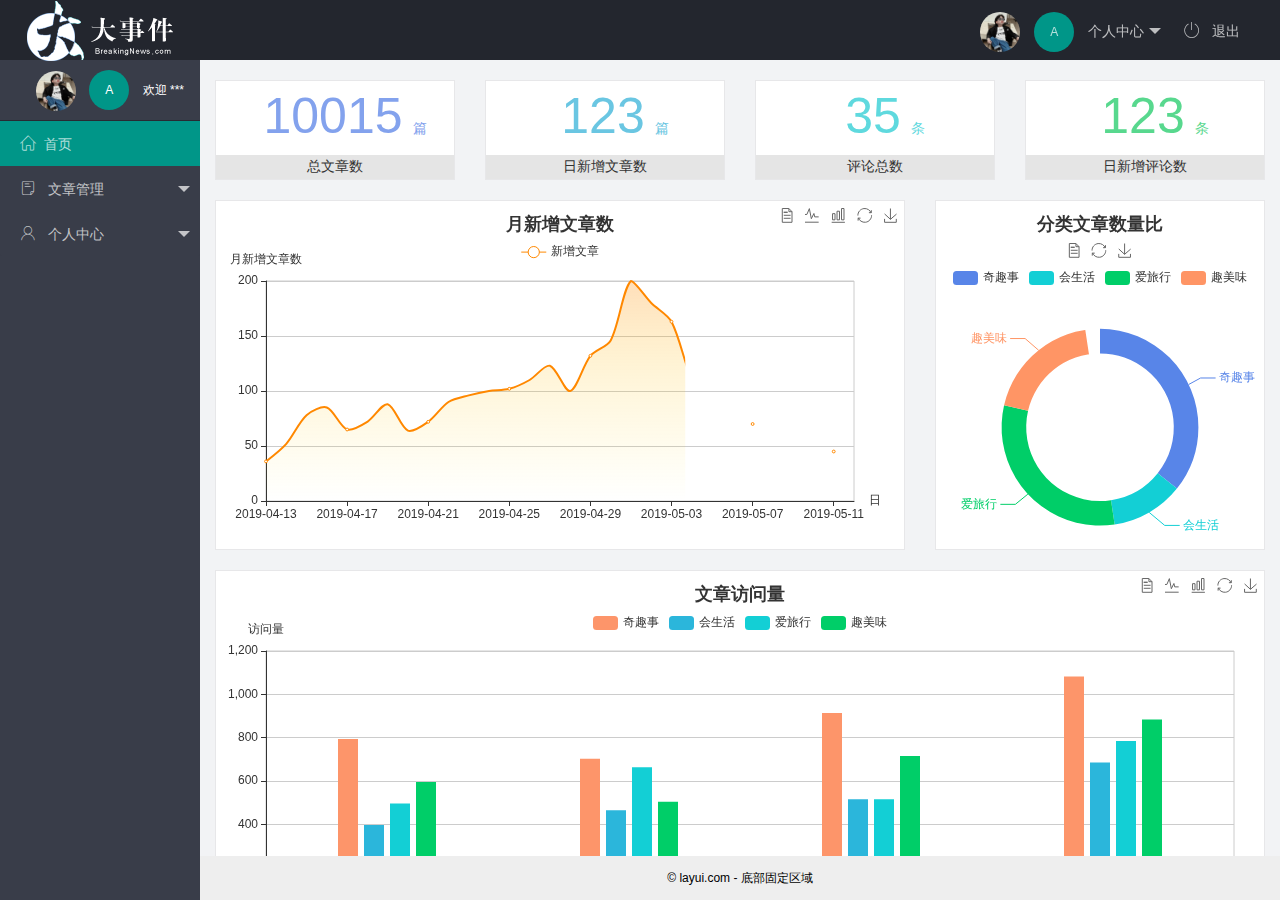
<file: index.html>
<!DOCTYPE html>
<html lang="en">

<head>
    <meta charset="UTF-8" />
    <meta name="viewport" content="width=device-width, initial-scale=1.0" />
    <title>后台主页</title>
    <!-- 导入 layui 的样式表 -->
    <link rel="stylesheet" href="./assets/lib/layui/css/layui.css" />
    <!-- 导入自己的样式文件 -->
    <link rel="stylesheet" href="./assets/css/index.css">
    <!-- 导入第三方图标库 -->
    <link rel="stylesheet" href="./assets/fonts/iconfont.css">
</head>

<body class="layui-layout-body">
    <div class="layui-layout layui-layout-admin">
        <div class="layui-header">
            <div class="layui-logo">
                <img src="./assets/images/logo.png" alt="" />
            </div>
            <!-- 头部区域（可配合layui已有的水平导航） -->
            <ul class="layui-nav layui-layout-right">
                <li class="layui-nav-item">
                    <a href="javascript:;">
                        <img src="./assets/images/tx.jpg" class="layui-nav-img" />
                        <span class="text-avatar">A</span>
                        个人中心

                    </a>
                    <dl class="layui-nav-child">
                        <dd><a href="./user/user_info.html" target="fm">基本资料</a></dd>
                        <dd><a href="./user/user_avatar.html" target="fm">更换头像</a></dd>
                        <dd><a href="./user/user_pwd.html" target="fm">重置密码</a></dd>
                    </dl>
                </li>
                <li class="layui-nav-item"><a href="javascript:;" class="btnLogout">
                        <span class="iconfont icon-tuichu"></span> 退出</a></li>
            </ul>
        </div>

        <div class="layui-side layui-bg-black">
            <div class="layui-side layui-bg-black">
                <div class="layui-side-scroll">
                    <div class="userinfo">
                        <img src="./assets/images/tx.jpg" class="layui-nav-img" />
                        <span class="text-avatar">A</span>
                        <span id="welcome">欢迎 ***</span>
                    </div>
                    <!-- 左侧导航区域（可配合layui已有的垂直导航） -->
                    <ul class="layui-nav layui-nav-tree" lay-shrink="all">
                        <li class="layui-nav-item">
                            <a href="./home/dashboard.html" target="fm" class="layui-this">
                                <span class="iconfont icon-home"></span>首页</a>
                        </li>
                        <li class="layui-nav-item">
                            <a class="" href="javascript:;">
                                <span class="iconfont icon-16"></span> 文章管理</a>
                            <dl class="layui-nav-child">
                                <dd>
                                    <a href="./article/art_cate.html" target="fm">
                                        <i class="layui-icon layui-icon-app"></i> 文章类别</a>
                                </dd>
                                <dd>
                                    <a href="javascript:;"><i class="layui-icon layui-icon-app"></i>文章列表</a>
                                </dd>
                                <dd>
                                    <a href="javascript:;"><i class="layui-icon layui-icon-app"></i>发布文章</a>
                                </dd>
                            </dl>
                        </li>
                        <li class="layui-nav-item">
                            <a href="javascript:;">
                                <span class="iconfont icon-user"></span> 个人中心</a>
                            <dl class="layui-nav-child">
                                <dd>
                                    <a href="./user/user_info.html" target="fm"><i
                                            class="layui-icon layui-icon-app"></i>基本资料</a>
                                </dd>
                                <dd>
                                    <a href="./user/user_avatar.html" target="fm"><i
                                            class="layui-icon layui-icon-app"></i>更换头像</a>
                                </dd>
                                <dd>
                                    <a href="./user/user_pwd.html" target="fm"><i
                                            class="layui-icon layui-icon-app"></i>重置密码</a>
                                </dd>
                            </dl>
                        </li>
                    </ul>
                </div>
            </div>
        </div>

        <div class="layui-body">
            <!-- 内容主体区域 -->
            <!-- <div style="padding: 15px;">内容主体区域</div> -->

            <iframe src="./home/dashboard.html" name="fm" frameborder="0"></iframe>
        </div>

        <div class="layui-footer">
            <!-- 底部固定区域 -->
            © layui.com - 底部固定区域
        </div>
    </div>
    <!-- 导入 layui 的JS文件 -->
    <script src="./assets/lib/layui/layui.all.js"></script>
    <!-- 导入jquery -->
    <script src="./assets/lib/jquery.js"></script>

    <!-- 导入自己封装的baseAPI -->
    <script src="./assets/js/baseAPI.js"></script>

    <!-- 导入自己的js文件 -->
    <script src="./assets/js/index.js"></script>
</body>

</html>
</file>
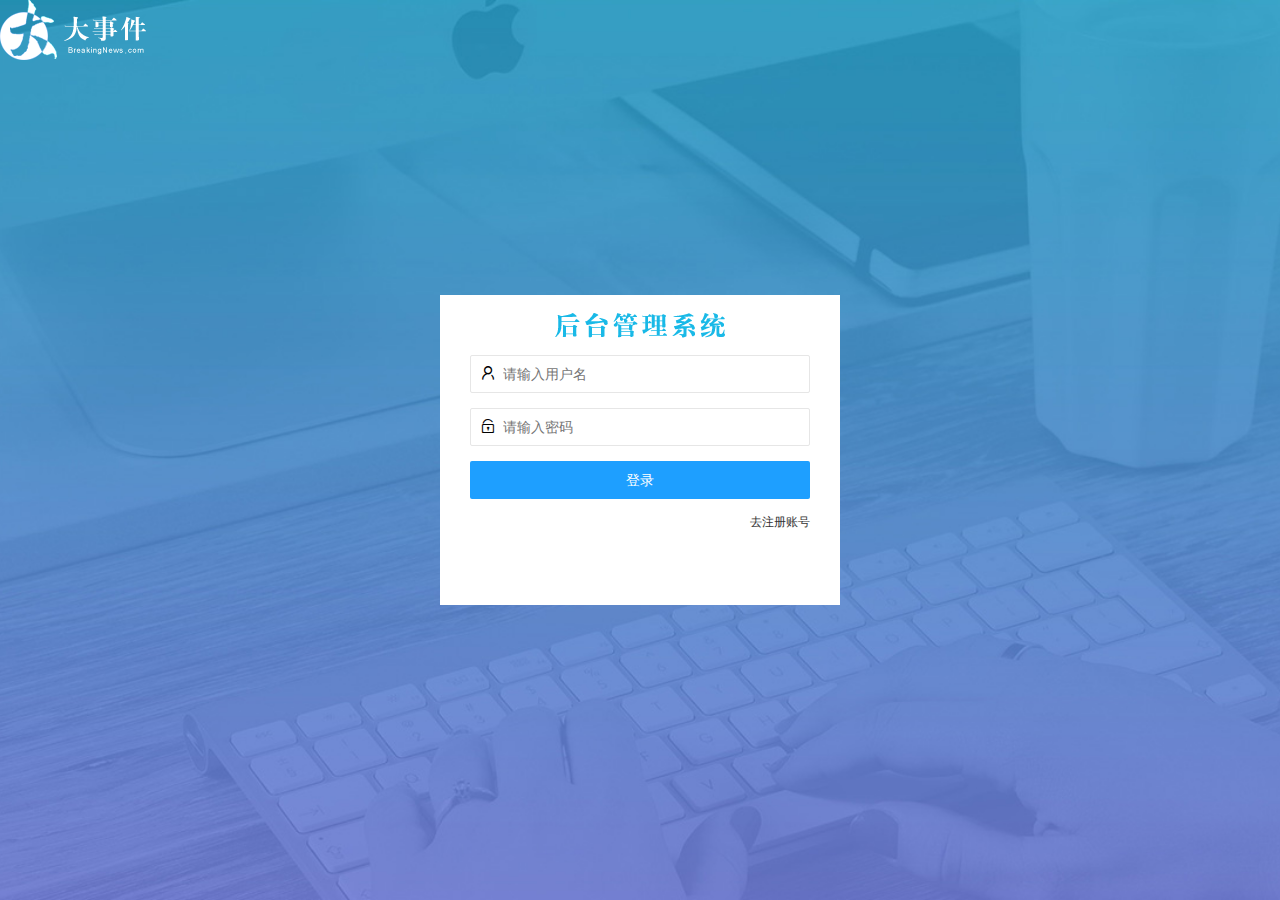
<file: login.html>
<!DOCTYPE html>
<html lang="en">

<head>
    <meta charset="UTF-8">
    <meta http-equiv="X-UA-Compatible" content="IE=edge">
    <meta name="viewport" content="width=device-width, initial-scale=1.0">
    <title>大事件登录页面</title>
    <!-- 导入自己的页面样式 -->
    <link rel="stylesheet" href="./assets/css/login.css">
    <!-- 导入Layui样式 -->
    <link rel="stylesheet" href="./assets/lib/layui/css/layui.css">
</head>

<body>
    <!-- 头部logo区域 -->
    <div class="Layui-main"><img src="./assets/images/logo.png" alt=""></div>

    <!-- 登录注册区域 -->
    <div class="loginAndRegBox">
        <!--头部标题模块 -->
        <div class="title-box"></div>
        <!-- 登录的div -->
        <div class="login-box">
            <!-- Layui 登录 表单 -->
            <form class="layui-form" action="" id="form-login" >
                <!-- 用户名 -->
                <div class="layui-form-item">
                    <i class="layui-icon layui-icon-username"></i>
                    <!-- 删除layui-input-block类名可以去除表单前面的空白 -->
                    <!-- <div class="layui-input-block"> -->
                    <input type="text" name="username" required lay-verify="required" placeholder="请输入用户名"
                        autocomplete="off" class="layui-input">
                    <!-- </div> -->
                </div>
                <div class="layui-form-item">
                    <i class="layui-icon layui-icon-password"></i>
                    <!-- 密码 -->
                    <!-- 删除layui-input-block类名可以去除表单前面的空白 -->
                    <!-- <div class="layui-input-block"> -->
                    <input type="password" name="password" required lay-verify="required|pwd" placeholder="请输入密码"
                        autocomplete="off" class="layui-input">
                    <!-- </div> -->
                </div>

                <div class="layui-form-item" id="login_btn">
                    <!-- layui-btn-fluid 类目按钮可以最大化适应 -->
                    <!-- 注意：表单提交按钮和普通按钮的区别 就是 lay-submit 属性 -->
                    <button class="layui-btn layui-btn-fluid layui-btn-normal" lay-submit
                        lay-filter="formDemo ">登录</button>
                </div>
                <div class="layui-form-item links">
                    <a href="javascript:;" id="link_reg">去注册账号</a>
                </div>
            </form>
        </div>
        <!-- 注册的div -->
        <div class="reg-box">
            <!-- 注册表单 -->
            <form class="layui-form" action="" id="reg-form">
                <!-- 用户名 -->
                <div class="layui-form-item">
                    <i class="layui-icon layui-icon-username"></i>
                    <!-- 删除layui-input-block类名可以去除表单前面的空白 -->
                    <!-- <div class="layui-input-block"> -->
                    <input type="text" name="username" required lay-verify="required" placeholder="请输入用户名"
                        autocomplete="off" class="layui-input">
                    <!-- </div> -->
                </div>
                <!-- 密码 -->
                <div class="layui-form-item">
                    <i class="layui-icon layui-icon-password"></i>
                    <!-- 删除layui-input-block类名可以去除表单前面的空白 -->
                    <!-- <div class="layui-input-block"> -->
                    <input type="password" name="password" required lay-verify="required|pwd" placeholder="请输入密码"
                        autocomplete="off" class="layui-input">
                    <!-- </div> -->
                </div>
                <!-- 密码确认框 -->
                <div class="layui-form-item">
                    <i class="layui-icon layui-icon-password"></i>
                    <!-- 删除layui-input-block类名可以去除表单前面的空白 -->
                    <!-- <div class="layui-input-block"> -->
                    <input type="password" name="repassword" required lay-verify="required|pwd|repwd"
                        placeholder="再次确认密码" autocomplete="off" class="layui-input">
                    <!-- </div> -->
                </div>
                <div class="layui-form-item" id="login_btn">
                    <!-- layui-btn-fluid 类目按钮可以最大化适应 -->
                    <!-- 注意：表单提交按钮和普通按钮的区别 就是 lay-submit 属性 -->
                    <button class="layui-btn layui-btn-fluid layui-btn-normal" lay-submit
                        lay-filter="formDemo ">注册</button>
                </div>
                <div class="layui-form-item links">
                    <a href="javascript:;" id="link_login">去登录</a>

                </div>
            </form>

        </div>
    </div>

    <!-- 导入layui-js文件 -->
    <script src="./assets/lib/layui/layui.all.js"></script>
    <!-- 导入Jquery -->
    <script src="./assets/lib/jquery.js"></script>
    <!-- 先调用 ajaxPrefilter 这个函数拼接请求的根路径 -->
    <script src="./assets/js/baseAPI.js"></script>
    <!-- 导入自己的javascript脚本 -->
    <script src="./assets/js/login.js"></script>
</body>

</html>
</file>
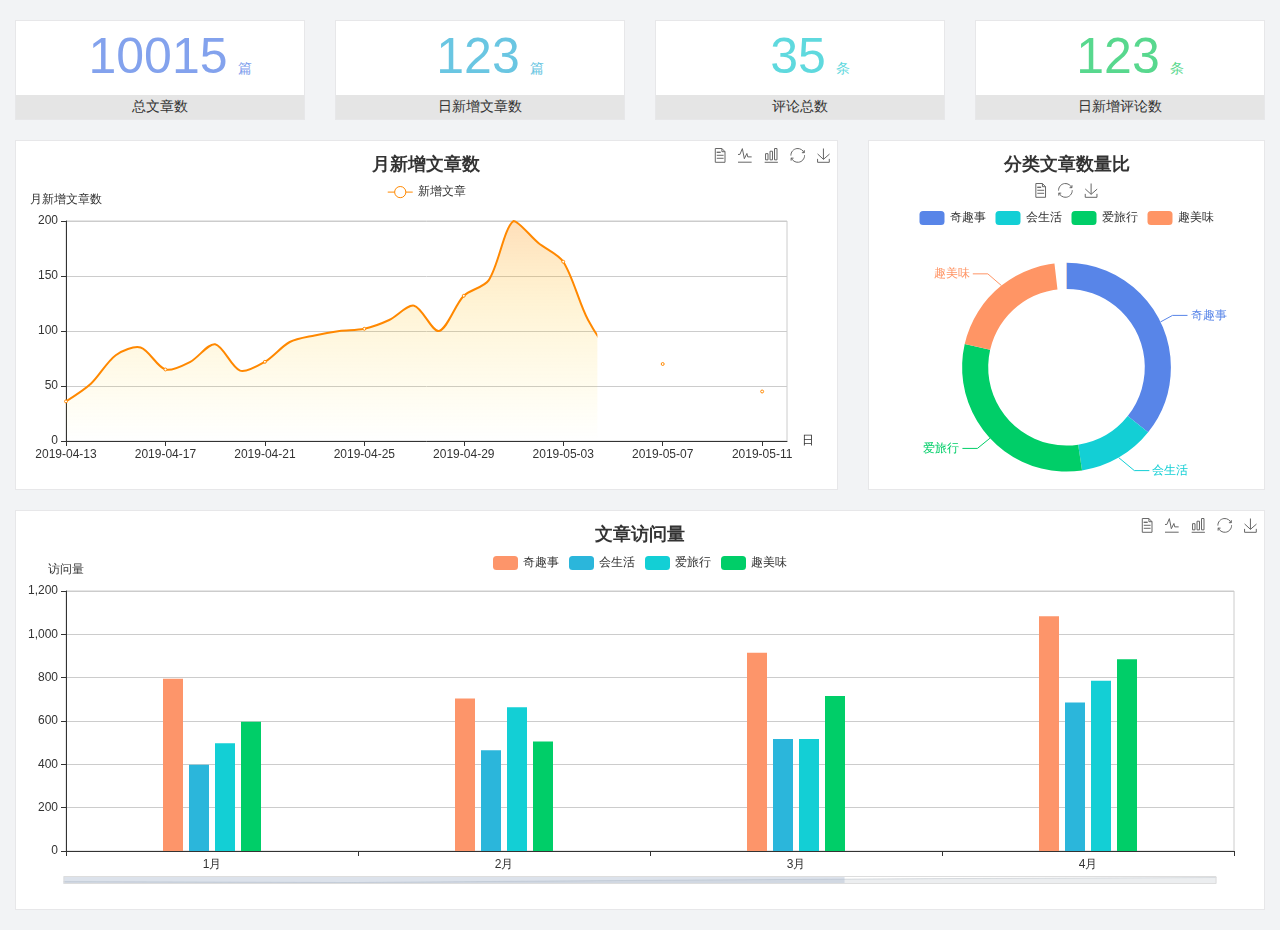
<file: home/dashboard.html>
<!DOCTYPE html>
<html lang="en">

<head>
  <meta charset="UTF-8">
  <meta name="viewport" content="width=device-width, initial-scale=1.0">
  <meta http-equiv="X-UA-Compatible" content="ie=edge">
  <title>图表统计</title>
  <link rel="stylesheet" href="../assets/lib/bootstrap.css" />
  <link rel="stylesheet" href="../assets/lib/main.css" />
  <script src="../assets/lib/jquery.js"></script>
  <script type="text/javascript" src="../assets/lib/echarts.min.js"></script>
</head>

<body>
  <div class="container-fluid">
    <div class="row spannel_list">
      <div class="col-sm-3 col-xs-6">
        <div class="spannel">
          <em>10015</em><span>篇</span>
          <b>总文章数</b>
        </div>
      </div>
      <div class="col-sm-3 col-xs-6">
        <div class="spannel scolor01">
          <em>123</em><span>篇</span>
          <b>日新增文章数</b>
        </div>
      </div>
      <div class="col-sm-3 col-xs-6">
        <div class="spannel scolor02">
          <em>35</em><span>条</span>
          <b>评论总数</b>
        </div>
      </div>
      <div class="col-sm-3 col-xs-6">
        <div class="spannel scolor03">
          <em>123</em><span>条</span>
          <b>日新增评论数</b>
        </div>
      </div>
    </div>
  </div>

  <div class="container-fluid">
    <div class="row curve-pie">
      <div class="col-lg-8 col-md-8">
        <div class="gragh_pannel" id="curve_show"></div>
      </div>
      <div class="col-lg-4 col-md-4">
        <div class="gragh_pannel" id="pie_show"></div>
      </div>
    </div>
  </div>

  <div class="container-fluid">
    <div class="column_pannel" id="column_show"></div>
  </div>

  <script>
    var oChart = echarts.init(document.getElementById('curve_show'));
    var aList_all = [
      { 'count': 36, 'date': '2019-04-13' },
      { 'count': 52, 'date': '2019-04-14' },
      { 'count': 78, 'date': '2019-04-15' },
      { 'count': 85, 'date': '2019-04-16' },
      { 'count': 65, 'date': '2019-04-17' },
      { 'count': 72, 'date': '2019-04-18' },
      { 'count': 88, 'date': '2019-04-19' },
      { 'count': 64, 'date': '2019-04-20' },
      { 'count': 72, 'date': '2019-04-21' },
      { 'count': 90, 'date': '2019-04-22' },
      { 'count': 96, 'date': '2019-04-23' },
      { 'count': 100, 'date': '2019-04-24' },
      { 'count': 102, 'date': '2019-04-25' },
      { 'count': 110, 'date': '2019-04-26' },
      { 'count': 123, 'date': '2019-04-27' },
      { 'count': 100, 'date': '2019-04-28' },
      { 'count': 132, 'date': '2019-04-29' },
      { 'count': 146, 'date': '2019-04-30' },
      { 'count': 200, 'date': '2019-05-01' },
      { 'count': 180, 'date': '2019-05-02' },
      { 'count': 163, 'date': '2019-05-03' },
      { 'count': 110, 'date': '2019-05-04' },
      { 'count': 80, 'date': '2019-05-05' },
      { 'count': 82, 'date': '2019-05-06' },
      { 'count': 70, 'date': '2019-05-07' },
      { 'count': 65, 'date': '2019-05-08' },
      { 'count': 54, 'date': '2019-05-09' },
      { 'count': 40, 'date': '2019-05-10' },
      { 'count': 45, 'date': '2019-05-11' },
      { 'count': 38, 'date': '2019-05-12' },
    ];

    let aCount = [];
    let aDate = [];

    for (var i = 0; i < aList_all.length; i++) {
      aCount.push(aList_all[i].count);
      aDate.push(aList_all[i].date);
    }

    var chartopt = {
      title: {
        text: '月新增文章数',
        left: 'center',
        top: '10'
      },
      tooltip: {
        trigger: 'axis'
      },
      legend: {
        data: ['新增文章'],
        top: '40'
      },
      toolbox: {
        show: true,
        feature: {
          mark: { show: true },
          dataView: { show: true, readOnly: false },
          magicType: { show: true, type: ['line', 'bar'] },
          restore: { show: true },
          saveAsImage: { show: true }
        }
      },
      calculable: true,
      xAxis: [
        {
          name: '日',
          type: 'category',
          boundaryGap: false,
          data: aDate
        }
      ],
      yAxis: [
        {
          name: '月新增文章数',
          type: 'value'
        }
      ],
      series: [
        {
          name: '新增文章',
          type: 'line',
          smooth: true,
          itemStyle: { normal: { areaStyle: { type: 'default' }, color: '#f80' }, lineStyle: { color: '#f80' } },
          data: aCount
        }],
      areaStyle: {
        normal: {
          color: new echarts.graphic.LinearGradient(0, 0, 0, 1, [{
            offset: 0,
            color: 'rgba(255,136,0,0.39)'
          }, {
            offset: .34,
            color: 'rgba(255,180,0,0.25)'
          }, {
            offset: 1,
            color: 'rgba(255,222,0,0.00)'
          }])

        }
      },
      grid: {
        show: true,
        x: 50,
        x2: 50,
        y: 80,
        height: 220
      }
    };

    oChart.setOption(chartopt);


    var oPie = echarts.init(document.getElementById('pie_show'));
    var oPieopt =
    {
      title: {
        top: 10,
        text: '分类文章数量比',
        x: 'center'
      },
      tooltip: {
        trigger: 'item',
        formatter: "{a} <br/>{b} : {c} ({d}%)"
      },
      color: ['#5885e8', '#13cfd5', '#00ce68', '#ff9565'],
      legend: {
        x: 'center',
        top: 65,
        data: ['奇趣事', '会生活', '爱旅行', '趣美味']
      },
      toolbox: {
        show: true,
        x: 'center',
        top: 35,
        feature: {
          mark: { show: true },
          dataView: { show: true, readOnly: false },
          magicType: {
            show: true,
            type: ['pie', 'funnel'],
            option: {
              funnel: {
                x: '25%',
                width: '50%',
                funnelAlign: 'left',
                max: 1548
              }
            }
          },
          restore: { show: true },
          saveAsImage: { show: true }
        }
      },
      calculable: true,
      series: [
        {
          name: '访问来源',
          type: 'pie',
          radius: ['45%', '60%'],
          center: ['50%', '65%'],
          data: [
            { value: 300, name: '奇趣事' },
            { value: 100, name: '会生活' },
            { value: 260, name: '爱旅行' },
            { value: 180, name: '趣美味' }
          ]
        }
      ]
    };
    oPie.setOption(oPieopt);



    var oColumn = this.echarts.init(document.getElementById('column_show'));
    var oColumnopt =
    {
      title: {
        text: '文章访问量',
        left: 'center',
        top: '10'
      },
      tooltip: {
        trigger: 'axis'
      },
      legend: {
        data: ['奇趣事', '会生活', '爱旅行', '趣美味'],
        top: '40'
      },
      toolbox: {
        show: true,
        feature: {
          mark: { show: true },
          dataView: { show: true, readOnly: false },
          magicType: { show: true, type: ['line', 'bar'] },
          restore: { show: true },
          saveAsImage: { show: true }
        }
      },
      calculable: true,
      xAxis: [
        {
          type: 'category',
          data: ['1月', '2月', '3月', '4月', '5月']
        }
      ],
      yAxis: [
        {
          name: '访问量',
          type: 'value'
        }
      ],
      series: [
        {
          name: '奇趣事',
          type: 'bar',
          barWidth: 20,
          itemStyle: {
            normal: { areaStyle: { type: 'default' }, color: '#fd956a' }
          },
          data: [800, 708, 920, 1090, 1200]
        },
        {
          name: '会生活',
          type: 'bar',
          barWidth: 20,
          itemStyle: {
            normal: { areaStyle: { type: 'default' }, color: '#2bb6db' }
          },
          data: [400, 468, 520, 690, 800]
        },
        {
          name: '爱旅行',
          type: 'bar',
          barWidth: 20,
          itemStyle: {
            normal: { areaStyle: { type: 'default' }, color: '#13cfd5' }
          },
          data: [500, 668, 520, 790, 900]
        },
        {
          name: '趣美味',
          type: 'bar',
          barWidth: 20,
          itemStyle: {
            normal: { areaStyle: { type: 'default' }, color: '#00ce68' }
          },
          data: [600, 508, 720, 890, 1000]
        }
      ],
      grid: {
        show: true,
        x: 50,
        x2: 30,
        y: 80,
        height: 260
      },
      dataZoom: [//给x轴设置滚动条
        {
          start: 0,//默认为0
          end: 100 - 1000 / 31,//默认为100
          type: 'slider',
          show: true,
          xAxisIndex: [0],
          handleSize: 0,//滑动条的 左右2个滑动条的大小
          height: 8,//组件高度
          left: 45, //左边的距离
          right: 50,//右边的距离
          bottom: 26,//右边的距离
          handleColor: '#ddd',//h滑动图标的颜色
          handleStyle: {
            borderColor: "#cacaca",
            borderWidth: "1",
            shadowBlur: 2,
            background: "#ddd",
            shadowColor: "#ddd",
          }
        }]
    };
    oColumn.setOption(oColumnopt);
  </script>
</body>

</html>
</file>
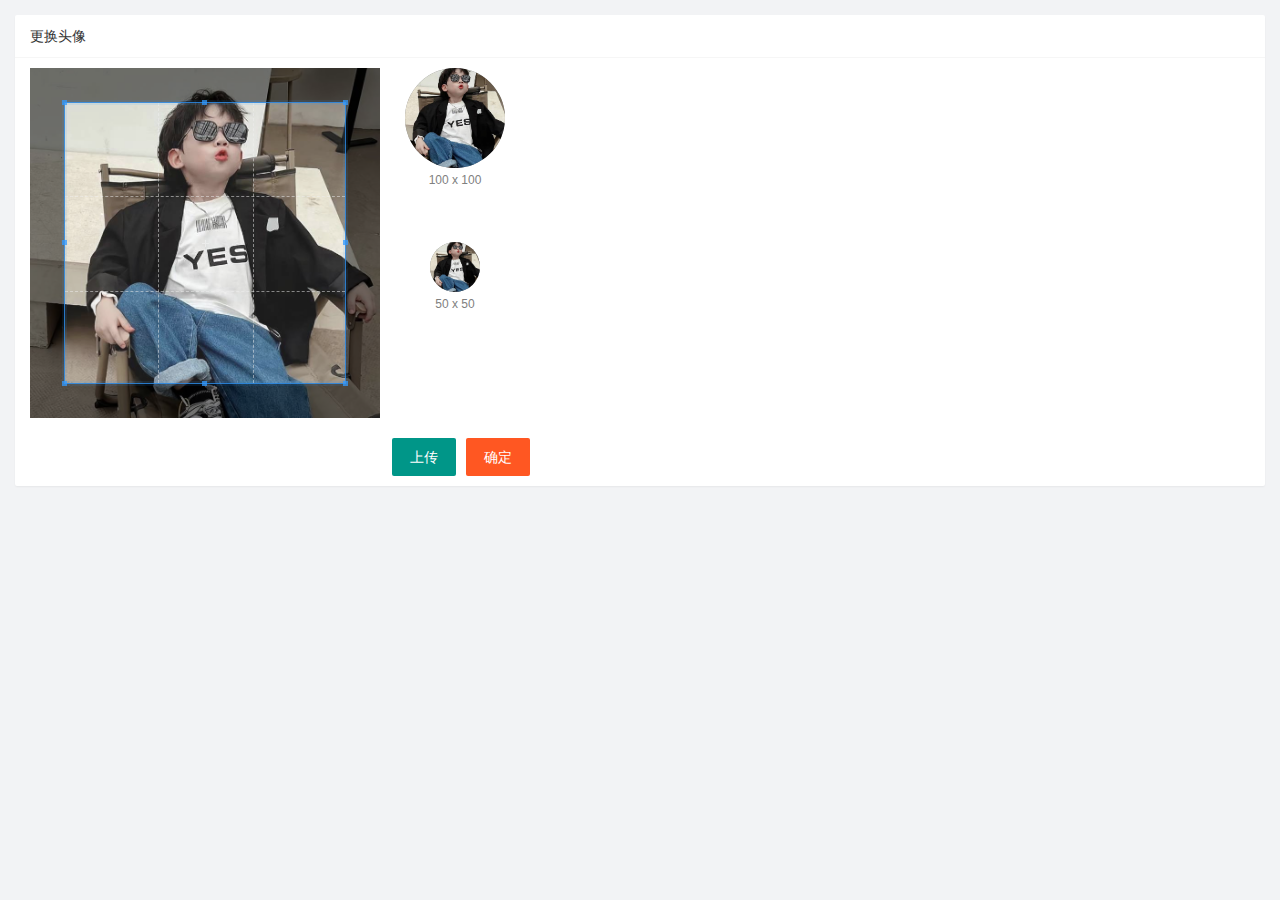
<file: user/user_avatar.html>
<!DOCTYPE html>
<html lang="en">

<head>
    <meta charset="UTF-8" />
    <meta name="viewport" content="width=device-width, initial-scale=1.0" />
    <title>Document</title>
    <link rel="stylesheet" href="../assets/lib/layui/css/layui.css" />
    <link rel="stylesheet" href="../assets/css/user/user_avatar.css" />

    <link rel="stylesheet" href="../assets/lib/cropper/cropper.css">
</head>

<body>
    <!-- 卡片区域 -->
    <div class="layui-card">
        <div class="layui-card-header">更换头像</div>
        <div class="layui-card-body">
            <!-- 第一行的图片裁剪和预览区域 -->
            <div class="row1">
                <!-- 图片裁剪区域 -->
                <div class="cropper-box">
                    <!-- 这个 img 标签很重要，将来会把它初始化为裁剪区域 -->
                    <img id="image" src="../assets/images/tx.jpg" />
                </div>
                <!-- 图片的预览区域 -->
                <div class="preview-box">
                    <div>
                        <!-- 宽高为 100px 的预览区域 -->
                        <div class="img-preview w100"></div>
                        <p class="size">100 x 100</p>
                    </div>
                    <div>
                        <!-- 宽高为 50px 的预览区域 -->
                        <div class="img-preview w50"></div>
                        <p class="size">50 x 50</p>
                    </div>
                </div>
            </div>

            <!-- 第二行的按钮区域 -->
            <div class="row2">
                <input type="file" id="file" hidden accept="image/png,image/jpeg">
                <button type="button" class="layui-btn" id="btnChooseImage">上传</button>
                <button type="button" class="layui-btn layui-btn-danger" id="btnUpload">确定</button>
            </div>
        </div>
    </div>
    <script src="../assets/lib/layui/layui.all.js"></script>
    <script src="../assets/lib/jquery.js"></script>
    <script src="../assets/lib/cropper/Cropper.js"></script>
    <script src="../assets/lib/cropper/jquery-cropper.js"></script>
    <script src="../assets/js/baseAPI.js"></script>
    <script src="../assets/js/user/user_avatar.js"></script>
</body>

</html>
</file>
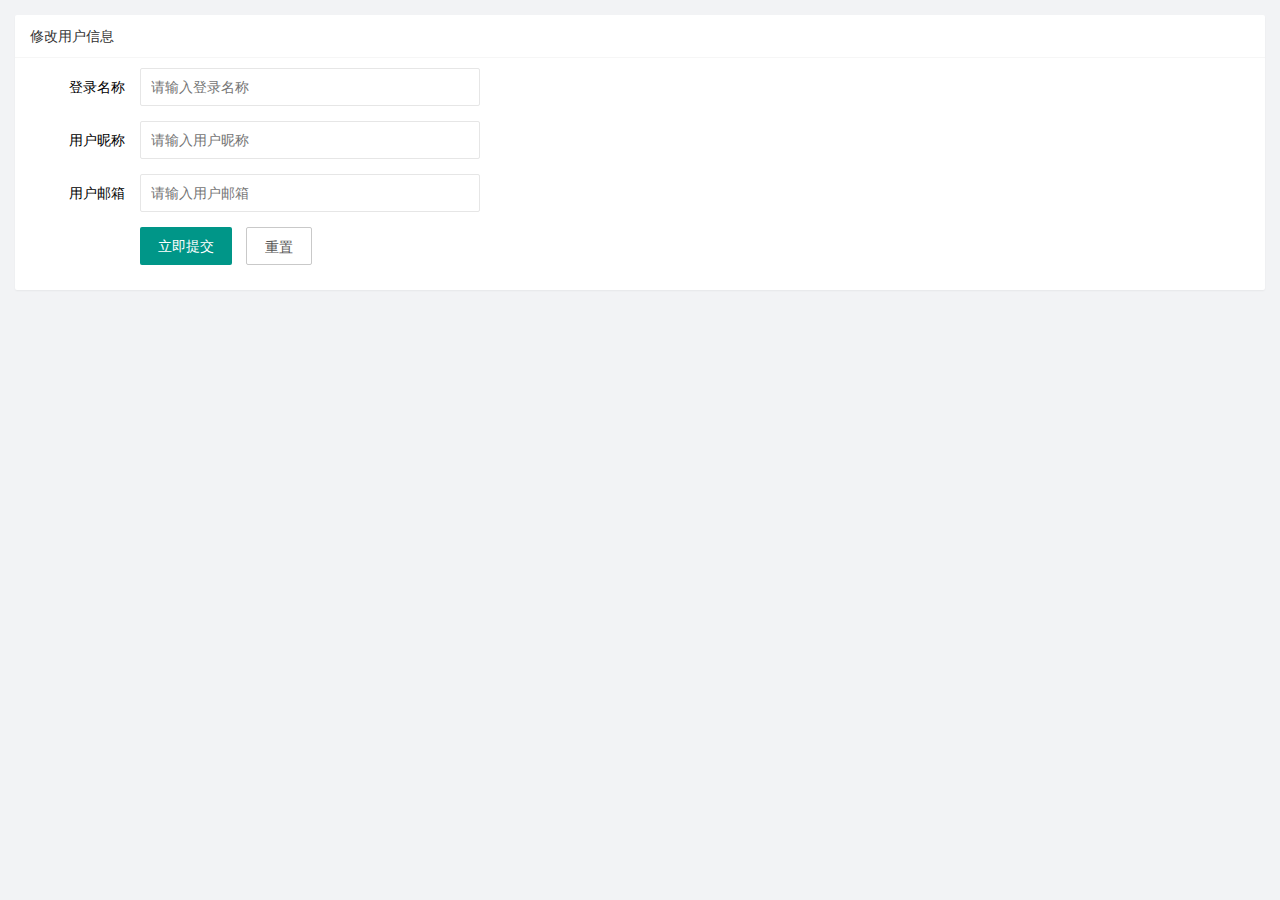
<file: user/user_info.html>
<!DOCTYPE html>
<html lang="en">

<head>
    <meta charset="UTF-8">
    <meta http-equiv="X-UA-Compatible" content="IE=edge">
    <meta name="viewport" content="width=device-width, initial-scale=1.0">
    <title>Document</title>
    <!-- 导入layui 样式 -->
    <link rel="stylesheet" href="../assets/lib/layui/css/layui.css">
    <!-- 导入自己的样式 -->
    <link rel="stylesheet" href="../assets/css/user/user_info.css">
</head>

<body>
    <!-- 卡片区域 -->
    <div class="layui-card">
        <div class="layui-card-header">修改用户信息</div>
        <div class="layui-card-body">

            <form class="layui-form" action="" lay-filter="formUserInfo">
                <!-- 这是隐藏域 -->
                <input type="hidden" name="id" value="" />
                <div class="layui-form-item">
                    <label class="layui-form-label" readonly>登录名称</label>
                    <div class="layui-input-block">
                        <input type="text" name="username" required lay-verify="required" placeholder="请输入登录名称"
                            autocomplete="off" class="layui-input">
                    </div>
                </div>

                <div class="layui-form-item">
                    <label class="layui-form-label">用户昵称</label>
                    <div class="layui-input-block">
                        <input type="text" name="nickname" required lay-verify="required|nickname" placeholder="请输入用户昵称"
                            autocomplete="off" class="layui-input">
                    </div>
                </div>

                <div class="layui-form-item">
                    <label class="layui-form-label">用户邮箱</label>
                    <div class="layui-input-block">
                        <input type="email" name="email" required lay-verify="required" placeholder="请输入用户邮箱"
                            autocomplete="off" class="layui-input">
                    </div>
                </div>
                <div class="layui-form-item">
                    <div class="layui-input-block">
                        <button class="layui-btn" lay-submit lay-filter="formDemo">立即提交</button>
                        <button type="reset" class="layui-btn layui-btn-primary" id="btnReset">重置</button>
                    </div>
                </div>
            </form>
        </div>
    </div>
    <!-- 导入layui的js -->
    <script src="../assets/lib/layui/layui.all.js"></script>

    <!-- 导入jquery -->
    <script src="../assets/lib/jquery.js"></script>
    <!-- 导入baseAPI -->
    <script src="../assets/js/baseAPI.js"></script>
    <!-- 导入自己的js -->
    <script src="../assets/js/user/user_info.js"></script>
</body>

</html>
</file>
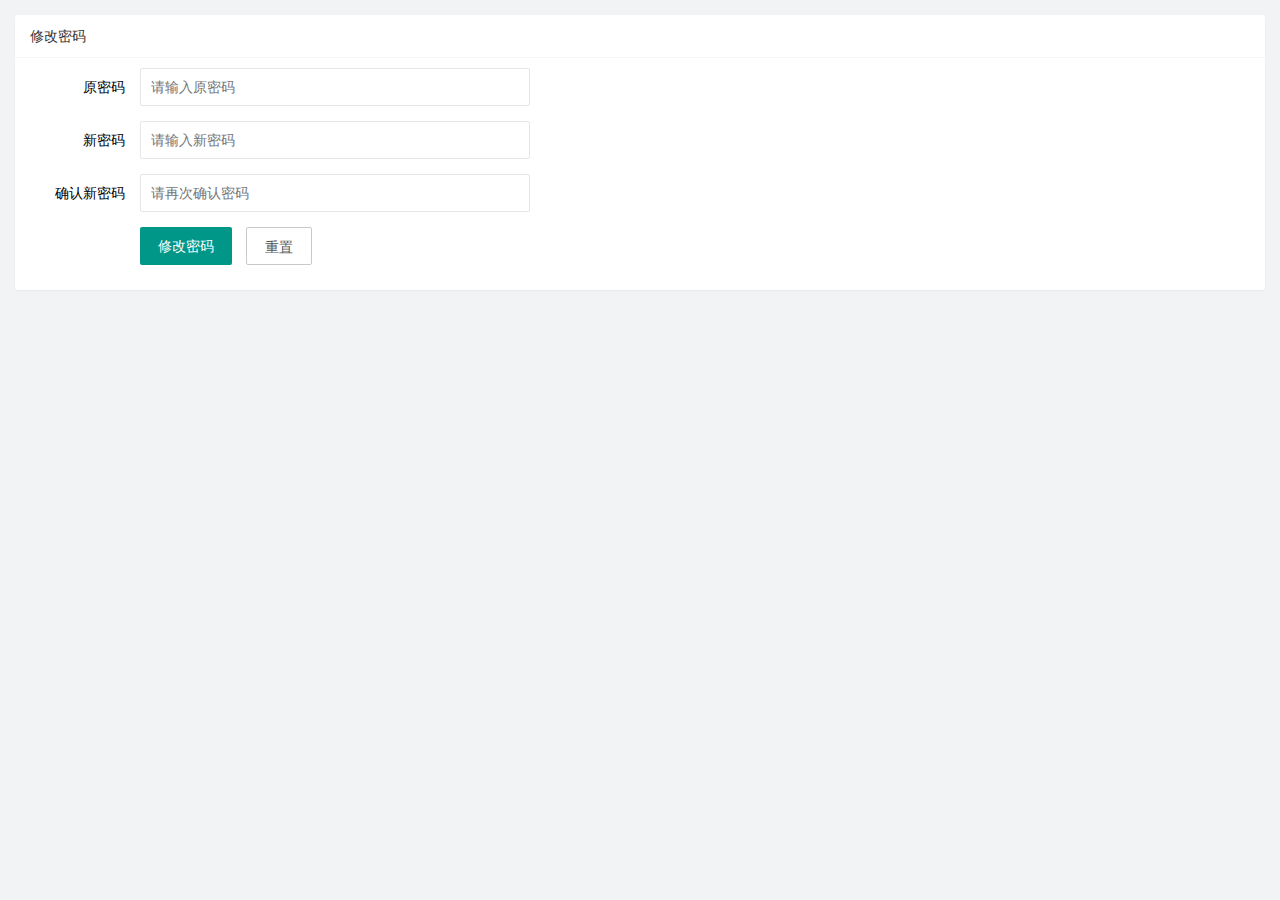
<file: user/user_pwd.html>
<!DOCTYPE html>
<html lang="en">

<head>
    <meta charset="UTF-8" />
    <meta name="viewport" content="width=device-width, initial-scale=1.0" />
    <title>Document</title>
    <link rel="stylesheet" href="../assets/lib/layui/css/layui.css" />
    <link rel="stylesheet" href="../assets/css/user/user_pwd.css" />
</head>

<body>
    <!-- 卡片区域 -->
    <div class="layui-card">
        <div class="layui-card-header">修改密码</div>
        <div class="layui-card-body">
            <form class="layui-form">
                <div class="layui-form-item">
                    <label class="layui-form-label">原密码</label>
                    <div class="layui-input-block">
                        <input type="password" name="oldPwd" required lay-verify="required" placeholder="请输入原密码"
                            autocomplete="off" class="layui-input" />
                    </div>
                </div>
                <div class="layui-form-item">
                    <label class="layui-form-label">新密码</label>
                    <div class="layui-input-block">
                        <input type="password" name="newPwd" required lay-verify="required|samePwd" placeholder="请输入新密码"
                            autocomplete="off" class="layui-input" />
                    </div>
                </div>
                <div class="layui-form-item">
                    <label class="layui-form-label">确认新密码</label>
                    <div class="layui-input-block">
                        <input type="password" name="rePwd" required lay-verify="required|rePwd" placeholder="请再次确认密码"
                            autocomplete="off" class="layui-input" />
                    </div>
                </div>
                <div class="layui-form-item">
                    <div class="layui-input-block">
                        <button class="layui-btn" lay-submit lay-filter="formDemo">修改密码</button>
                        <button type="reset" class="layui-btn layui-btn-primary">重置</button>
                    </div>
                </div>
            </form>
        </div>
    </div>
    <!-- 导入 layui 的 js -->
    <script src="../assets/lib/layui/layui.all.js"></script>
    <!-- 导入 jQuery -->
    <script src="..//assets/lib/jquery.js"></script>
    <!-- 导入 baseAPI -->
    <script src="../assets/js/baseAPI.js"></script>
    <!-- 导入自己的 js -->
    <script src="../assets/js/user/user_pwd.js"></script>
</body>

</html>
</file>
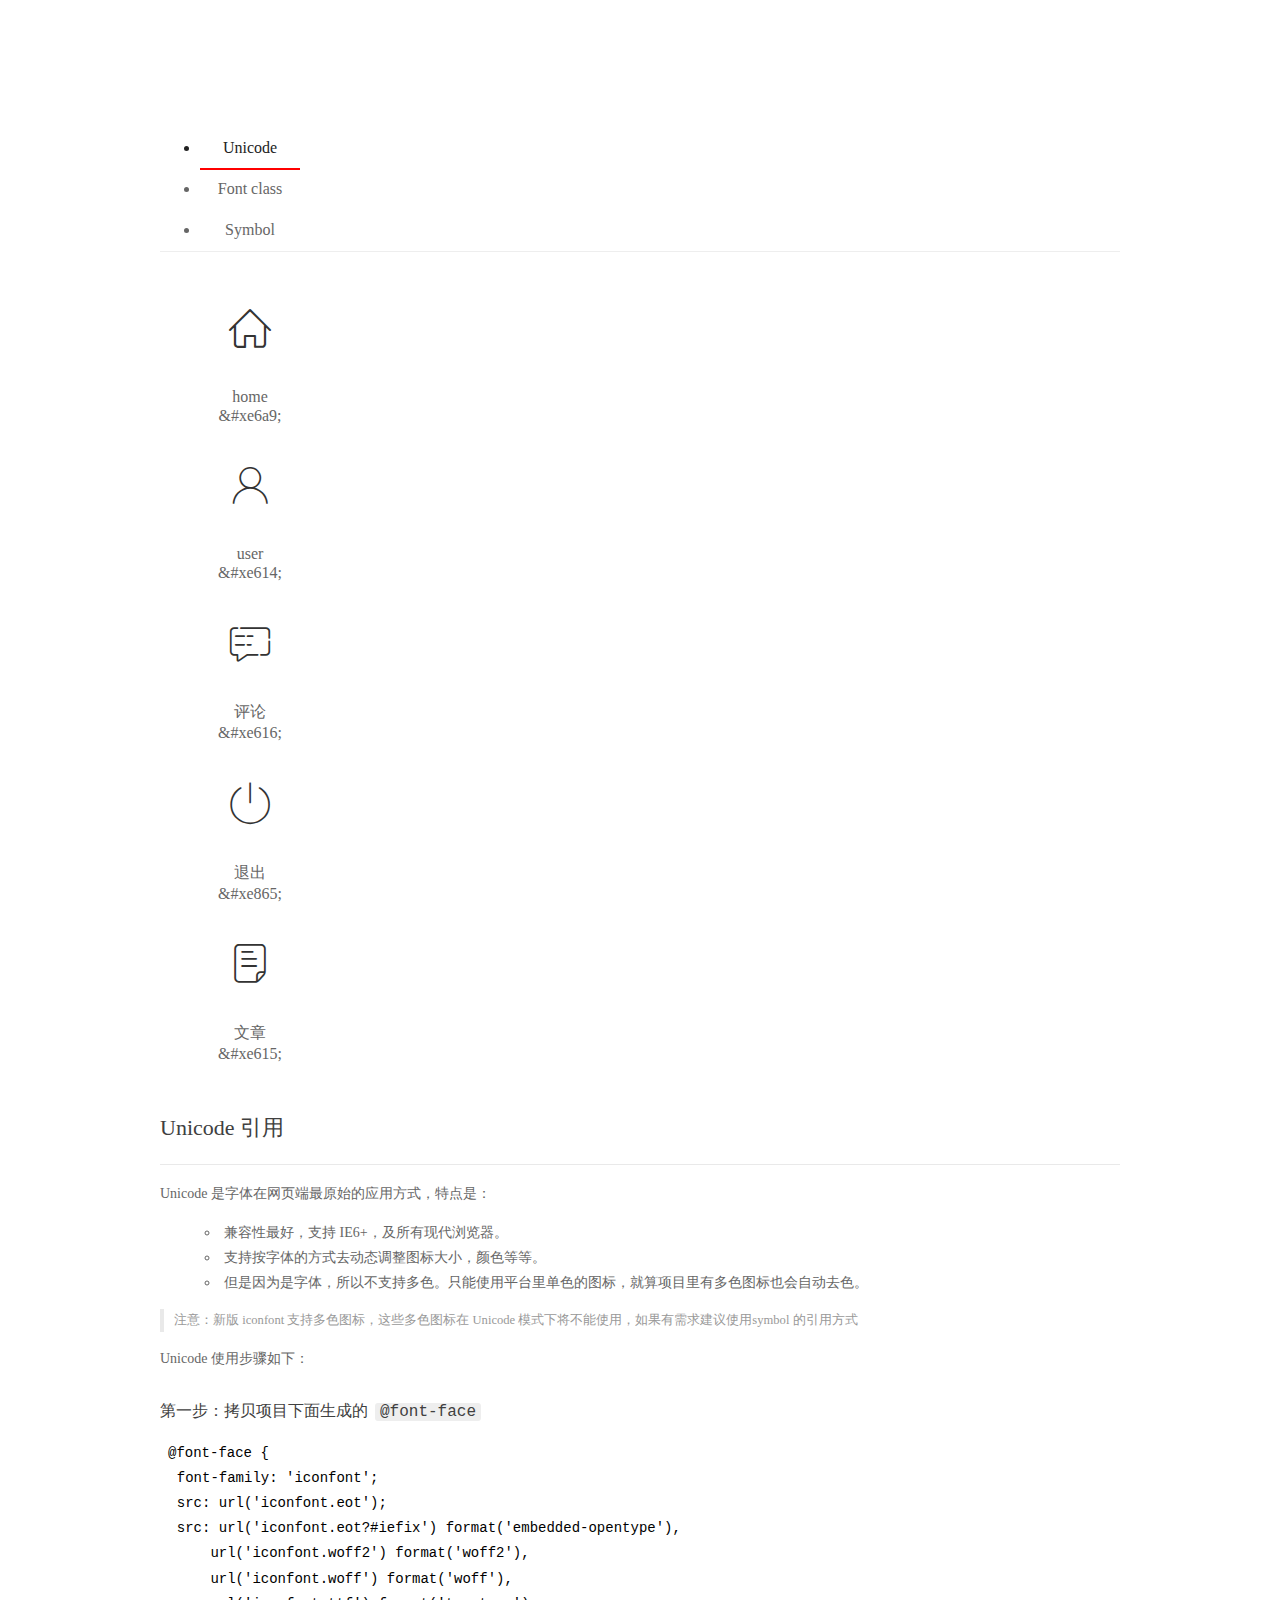
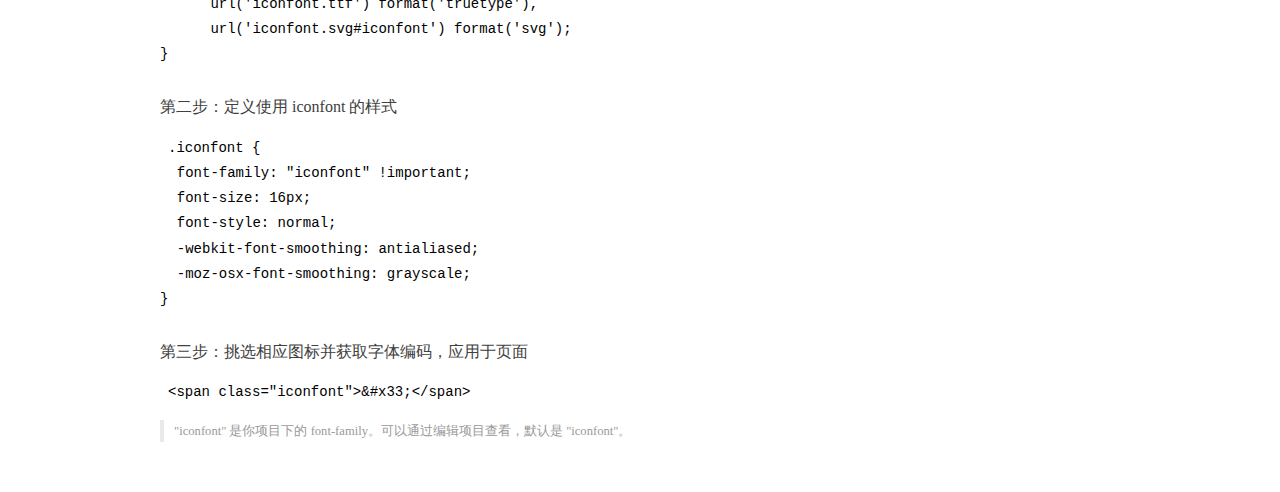
<file: assets/fonts/demo_index.html>
<!DOCTYPE html>
<html>
<head>
  <meta charset="utf-8"/>
  <title>IconFont Demo</title>
  <link rel="shortcut icon" href="https://gtms04.alicdn.com/tps/i4/TB1_oz6GVXXXXaFXpXXJDFnIXXX-64-64.ico" type="image/x-icon"/>
  <link rel="stylesheet" href="https://g.alicdn.com/thx/cube/1.3.2/cube.min.css">
  <link rel="stylesheet" href="demo.css">
  <link rel="stylesheet" href="iconfont.css">
  <script src="iconfont.js"></script>
  <!-- jQuery -->
  <script src="https://a1.alicdn.com/oss/uploads/2018/12/26/7bfddb60-08e8-11e9-9b04-53e73bb6408b.js"></script>
  <!-- 代码高亮 -->
  <script src="https://a1.alicdn.com/oss/uploads/2018/12/26/a3f714d0-08e6-11e9-8a15-ebf944d7534c.js"></script>
</head>
<body>
  <div class="main">
    <h1 class="logo"><a href="https://www.iconfont.cn/" title="iconfont 首页" target="_blank">&#xe86b;</a></h1>
    <div class="nav-tabs">
      <ul id="tabs" class="dib-box">
        <li class="dib active"><span>Unicode</span></li>
        <li class="dib"><span>Font class</span></li>
        <li class="dib"><span>Symbol</span></li>
      </ul>
      
    </div>
    <div class="tab-container">
      <div class="content unicode" style="display: block;">
          <ul class="icon_lists dib-box">
          
            <li class="dib">
              <span class="icon iconfont">&#xe6a9;</span>
                <div class="name">home</div>
                <div class="code-name">&amp;#xe6a9;</div>
              </li>
          
            <li class="dib">
              <span class="icon iconfont">&#xe614;</span>
                <div class="name">user</div>
                <div class="code-name">&amp;#xe614;</div>
              </li>
          
            <li class="dib">
              <span class="icon iconfont">&#xe616;</span>
                <div class="name">评论</div>
                <div class="code-name">&amp;#xe616;</div>
              </li>
          
            <li class="dib">
              <span class="icon iconfont">&#xe865;</span>
                <div class="name">退出</div>
                <div class="code-name">&amp;#xe865;</div>
              </li>
          
            <li class="dib">
              <span class="icon iconfont">&#xe615;</span>
                <div class="name">文章</div>
                <div class="code-name">&amp;#xe615;</div>
              </li>
          
          </ul>
          <div class="article markdown">
          <h2 id="unicode-">Unicode 引用</h2>
          <hr>

          <p>Unicode 是字体在网页端最原始的应用方式，特点是：</p>
          <ul>
            <li>兼容性最好，支持 IE6+，及所有现代浏览器。</li>
            <li>支持按字体的方式去动态调整图标大小，颜色等等。</li>
            <li>但是因为是字体，所以不支持多色。只能使用平台里单色的图标，就算项目里有多色图标也会自动去色。</li>
          </ul>
          <blockquote>
            <p>注意：新版 iconfont 支持多色图标，这些多色图标在 Unicode 模式下将不能使用，如果有需求建议使用symbol 的引用方式</p>
          </blockquote>
          <p>Unicode 使用步骤如下：</p>
          <h3 id="-font-face">第一步：拷贝项目下面生成的 <code>@font-face</code></h3>
<pre><code class="language-css"
>@font-face {
  font-family: 'iconfont';
  src: url('iconfont.eot');
  src: url('iconfont.eot?#iefix') format('embedded-opentype'),
      url('iconfont.woff2') format('woff2'),
      url('iconfont.woff') format('woff'),
      url('iconfont.ttf') format('truetype'),
      url('iconfont.svg#iconfont') format('svg');
}
</code></pre>
          <h3 id="-iconfont-">第二步：定义使用 iconfont 的样式</h3>
<pre><code class="language-css"
>.iconfont {
  font-family: "iconfont" !important;
  font-size: 16px;
  font-style: normal;
  -webkit-font-smoothing: antialiased;
  -moz-osx-font-smoothing: grayscale;
}
</code></pre>
          <h3 id="-">第三步：挑选相应图标并获取字体编码，应用于页面</h3>
<pre>
<code class="language-html"
>&lt;span class="iconfont"&gt;&amp;#x33;&lt;/span&gt;
</code></pre>
          <blockquote>
            <p>"iconfont" 是你项目下的 font-family。可以通过编辑项目查看，默认是 "iconfont"。</p>
          </blockquote>
          </div>
      </div>
      <div class="content font-class">
        <ul class="icon_lists dib-box">
          
          <li class="dib">
            <span class="icon iconfont icon-home"></span>
            <div class="name">
              home
            </div>
            <div class="code-name">.icon-home
            </div>
          </li>
          
          <li class="dib">
            <span class="icon iconfont icon-user"></span>
            <div class="name">
              user
            </div>
            <div class="code-name">.icon-user
            </div>
          </li>
          
          <li class="dib">
            <span class="icon iconfont icon-pinglun"></span>
            <div class="name">
              评论
            </div>
            <div class="code-name">.icon-pinglun
            </div>
          </li>
          
          <li class="dib">
            <span class="icon iconfont icon-tuichu"></span>
            <div class="name">
              退出
            </div>
            <div class="code-name">.icon-tuichu
            </div>
          </li>
          
          <li class="dib">
            <span class="icon iconfont icon-16"></span>
            <div class="name">
              文章
            </div>
            <div class="code-name">.icon-16
            </div>
          </li>
          
        </ul>
        <div class="article markdown">
        <h2 id="font-class-">font-class 引用</h2>
        <hr>

        <p>font-class 是 Unicode 使用方式的一种变种，主要是解决 Unicode 书写不直观，语意不明确的问题。</p>
        <p>与 Unicode 使用方式相比，具有如下特点：</p>
        <ul>
          <li>兼容性良好，支持 IE8+，及所有现代浏览器。</li>
          <li>相比于 Unicode 语意明确，书写更直观。可以很容易分辨这个 icon 是什么。</li>
          <li>因为使用 class 来定义图标，所以当要替换图标时，只需要修改 class 里面的 Unicode 引用。</li>
          <li>不过因为本质上还是使用的字体，所以多色图标还是不支持的。</li>
        </ul>
        <p>使用步骤如下：</p>
        <h3 id="-fontclass-">第一步：引入项目下面生成的 fontclass 代码：</h3>
<pre><code class="language-html">&lt;link rel="stylesheet" href="./iconfont.css"&gt;
</code></pre>
        <h3 id="-">第二步：挑选相应图标并获取类名，应用于页面：</h3>
<pre><code class="language-html">&lt;span class="iconfont icon-xxx"&gt;&lt;/span&gt;
</code></pre>
        <blockquote>
          <p>"
            iconfont" 是你项目下的 font-family。可以通过编辑项目查看，默认是 "iconfont"。</p>
        </blockquote>
      </div>
      </div>
      <div class="content symbol">
          <ul class="icon_lists dib-box">
          
            <li class="dib">
                <svg class="icon svg-icon" aria-hidden="true">
                  <use xlink:href="#icon-home"></use>
                </svg>
                <div class="name">home</div>
                <div class="code-name">#icon-home</div>
            </li>
          
            <li class="dib">
                <svg class="icon svg-icon" aria-hidden="true">
                  <use xlink:href="#icon-user"></use>
                </svg>
                <div class="name">user</div>
                <div class="code-name">#icon-user</div>
            </li>
          
            <li class="dib">
                <svg class="icon svg-icon" aria-hidden="true">
                  <use xlink:href="#icon-pinglun"></use>
                </svg>
                <div class="name">评论</div>
                <div class="code-name">#icon-pinglun</div>
            </li>
          
            <li class="dib">
                <svg class="icon svg-icon" aria-hidden="true">
                  <use xlink:href="#icon-tuichu"></use>
                </svg>
                <div class="name">退出</div>
                <div class="code-name">#icon-tuichu</div>
            </li>
          
            <li class="dib">
                <svg class="icon svg-icon" aria-hidden="true">
                  <use xlink:href="#icon-16"></use>
                </svg>
                <div class="name">文章</div>
                <div class="code-name">#icon-16</div>
            </li>
          
          </ul>
          <div class="article markdown">
          <h2 id="symbol-">Symbol 引用</h2>
          <hr>

          <p>这是一种全新的使用方式，应该说这才是未来的主流，也是平台目前推荐的用法。相关介绍可以参考这篇<a href="">文章</a>
            这种用法其实是做了一个 SVG 的集合，与另外两种相比具有如下特点：</p>
          <ul>
            <li>支持多色图标了，不再受单色限制。</li>
            <li>通过一些技巧，支持像字体那样，通过 <code>font-size</code>, <code>color</code> 来调整样式。</li>
            <li>兼容性较差，支持 IE9+，及现代浏览器。</li>
            <li>浏览器渲染 SVG 的性能一般，还不如 png。</li>
          </ul>
          <p>使用步骤如下：</p>
          <h3 id="-symbol-">第一步：引入项目下面生成的 symbol 代码：</h3>
<pre><code class="language-html">&lt;script src="./iconfont.js"&gt;&lt;/script&gt;
</code></pre>
          <h3 id="-css-">第二步：加入通用 CSS 代码（引入一次就行）：</h3>
<pre><code class="language-html">&lt;style&gt;
.icon {
  width: 1em;
  height: 1em;
  vertical-align: -0.15em;
  fill: currentColor;
  overflow: hidden;
}
&lt;/style&gt;
</code></pre>
          <h3 id="-">第三步：挑选相应图标并获取类名，应用于页面：</h3>
<pre><code class="language-html">&lt;svg class="icon" aria-hidden="true"&gt;
  &lt;use xlink:href="#icon-xxx"&gt;&lt;/use&gt;
&lt;/svg&gt;
</code></pre>
          </div>
      </div>

    </div>
  </div>
  <script>
  $(document).ready(function () {
      $('.tab-container .content:first').show()

      $('#tabs li').click(function (e) {
        var tabContent = $('.tab-container .content')
        var index = $(this).index()

        if ($(this).hasClass('active')) {
          return
        } else {
          $('#tabs li').removeClass('active')
          $(this).addClass('active')

          tabContent.hide().eq(index).fadeIn()
        }
      })
    })
  </script>
</body>
</html>
</file>
<file: assets/lib/layui/css/layui.css>
/** layui-v2.5.5 MIT License By https://www.layui.com */
 .layui-inline,img{display:inline-block;vertical-align:middle}h1,h2,h3,h4,h5,h6{font-weight:400}.layui-edge,.layui-header,.layui-inline,.layui-main{position:relative}.layui-body,.layui-edge,.layui-elip{overflow:hidden}.layui-btn,.layui-edge,.layui-inline,img{vertical-align:middle}.layui-btn,.layui-disabled,.layui-icon,.layui-unselect{-moz-user-select:none;-webkit-user-select:none;-ms-user-select:none}.layui-elip,.layui-form-checkbox span,.layui-form-pane .layui-form-label{text-overflow:ellipsis;white-space:nowrap}.layui-breadcrumb,.layui-tree-btnGroup{visibility:hidden}blockquote,body,button,dd,div,dl,dt,form,h1,h2,h3,h4,h5,h6,input,li,ol,p,pre,td,textarea,th,ul{margin:0;padding:0;-webkit-tap-highlight-color:rgba(0,0,0,0)}a:active,a:hover{outline:0}img{border:none}li{list-style:none}table{border-collapse:collapse;border-spacing:0}h4,h5,h6{font-size:100%}button,input,optgroup,option,select,textarea{font-family:inherit;font-size:inherit;font-style:inherit;font-weight:inherit;outline:0}pre{white-space:pre-wrap;white-space:-moz-pre-wrap;white-space:-pre-wrap;white-space:-o-pre-wrap;word-wrap:break-word}body{line-height:24px;font:14px Helvetica Neue,Helvetica,PingFang SC,Tahoma,Arial,sans-serif}hr{height:1px;margin:10px 0;border:0;clear:both}a{color:#333;text-decoration:none}a:hover{color:#777}a cite{font-style:normal;*cursor:pointer}.layui-border-box,.layui-border-box *{box-sizing:border-box}.layui-box,.layui-box *{box-sizing:content-box}.layui-clear{clear:both;*zoom:1}.layui-clear:after{content:'\20';clear:both;*zoom:1;display:block;height:0}.layui-inline{*display:inline;*zoom:1}.layui-edge{display:inline-block;width:0;height:0;border-width:6px;border-style:dashed;border-color:transparent}.layui-edge-top{top:-4px;border-bottom-color:#999;border-bottom-style:solid}.layui-edge-right{border-left-color:#999;border-left-style:solid}.layui-edge-bottom{top:2px;border-top-color:#999;border-top-style:solid}.layui-edge-left{border-right-color:#999;border-right-style:solid}.layui-disabled,.layui-disabled:hover{color:#d2d2d2!important;cursor:not-allowed!important}.layui-circle{border-radius:100%}.layui-show{display:block!important}.layui-hide{display:none!important}@font-face{font-family:layui-icon;src:url(../font/iconfont.eot?v=250);src:url(../font/iconfont.eot?v=250#iefix) format('embedded-opentype'),url(../font/iconfont.woff2?v=250) format('woff2'),url(../font/iconfont.woff?v=250) format('woff'),url(../font/iconfont.ttf?v=250) format('truetype'),url(../font/iconfont.svg?v=250#layui-icon) format('svg')}.layui-icon{font-family:layui-icon!important;font-size:16px;font-style:normal;-webkit-font-smoothing:antialiased;-moz-osx-font-smoothing:grayscale}.layui-icon-reply-fill:before{content:"\e611"}.layui-icon-set-fill:before{content:"\e614"}.layui-icon-menu-fill:before{content:"\e60f"}.layui-icon-search:before{content:"\e615"}.layui-icon-share:before{content:"\e641"}.layui-icon-set-sm:before{content:"\e620"}.layui-icon-engine:before{content:"\e628"}.layui-icon-close:before{content:"\1006"}.layui-icon-close-fill:before{content:"\1007"}.layui-icon-chart-screen:before{content:"\e629"}.layui-icon-star:before{content:"\e600"}.layui-icon-circle-dot:before{content:"\e617"}.layui-icon-chat:before{content:"\e606"}.layui-icon-release:before{content:"\e609"}.layui-icon-list:before{content:"\e60a"}.layui-icon-chart:before{content:"\e62c"}.layui-icon-ok-circle:before{content:"\1005"}.layui-icon-layim-theme:before{content:"\e61b"}.layui-icon-table:before{content:"\e62d"}.layui-icon-right:before{content:"\e602"}.layui-icon-left:before{content:"\e603"}.layui-icon-cart-simple:before{content:"\e698"}.layui-icon-face-cry:before{content:"\e69c"}.layui-icon-face-smile:before{content:"\e6af"}.layui-icon-survey:before{content:"\e6b2"}.layui-icon-tree:before{content:"\e62e"}.layui-icon-upload-circle:before{content:"\e62f"}.layui-icon-add-circle:before{content:"\e61f"}.layui-icon-download-circle:before{content:"\e601"}.layui-icon-templeate-1:before{content:"\e630"}.layui-icon-util:before{content:"\e631"}.layui-icon-face-surprised:before{content:"\e664"}.layui-icon-edit:before{content:"\e642"}.layui-icon-speaker:before{content:"\e645"}.layui-icon-down:before{content:"\e61a"}.layui-icon-file:before{content:"\e621"}.layui-icon-layouts:before{content:"\e632"}.layui-icon-rate-half:before{content:"\e6c9"}.layui-icon-add-circle-fine:before{content:"\e608"}.layui-icon-prev-circle:before{content:"\e633"}.layui-icon-read:before{content:"\e705"}.layui-icon-404:before{content:"\e61c"}.layui-icon-carousel:before{content:"\e634"}.layui-icon-help:before{content:"\e607"}.layui-icon-code-circle:before{content:"\e635"}.layui-icon-water:before{content:"\e636"}.layui-icon-username:before{content:"\e66f"}.layui-icon-find-fill:before{content:"\e670"}.layui-icon-about:before{content:"\e60b"}.layui-icon-location:before{content:"\e715"}.layui-icon-up:before{content:"\e619"}.layui-icon-pause:before{content:"\e651"}.layui-icon-date:before{content:"\e637"}.layui-icon-layim-uploadfile:before{content:"\e61d"}.layui-icon-delete:before{content:"\e640"}.layui-icon-play:before{content:"\e652"}.layui-icon-top:before{content:"\e604"}.layui-icon-friends:before{content:"\e612"}.layui-icon-refresh-3:before{content:"\e9aa"}.layui-icon-ok:before{content:"\e605"}.layui-icon-layer:before{content:"\e638"}.layui-icon-face-smile-fine:before{content:"\e60c"}.layui-icon-dollar:before{content:"\e659"}.layui-icon-group:before{content:"\e613"}.layui-icon-layim-download:before{content:"\e61e"}.layui-icon-picture-fine:before{content:"\e60d"}.layui-icon-link:before{content:"\e64c"}.layui-icon-diamond:before{content:"\e735"}.layui-icon-log:before{content:"\e60e"}.layui-icon-rate-solid:before{content:"\e67a"}.layui-icon-fonts-del:before{content:"\e64f"}.layui-icon-unlink:before{content:"\e64d"}.layui-icon-fonts-clear:before{content:"\e639"}.layui-icon-triangle-r:before{content:"\e623"}.layui-icon-circle:before{content:"\e63f"}.layui-icon-radio:before{content:"\e643"}.layui-icon-align-center:before{content:"\e647"}.layui-icon-align-right:before{content:"\e648"}.layui-icon-align-left:before{content:"\e649"}.layui-icon-loading-1:before{content:"\e63e"}.layui-icon-return:before{content:"\e65c"}.layui-icon-fonts-strong:before{content:"\e62b"}.layui-icon-upload:before{content:"\e67c"}.layui-icon-dialogue:before{content:"\e63a"}.layui-icon-video:before{content:"\e6ed"}.layui-icon-headset:before{content:"\e6fc"}.layui-icon-cellphone-fine:before{content:"\e63b"}.layui-icon-add-1:before{content:"\e654"}.layui-icon-face-smile-b:before{content:"\e650"}.layui-icon-fonts-html:before{content:"\e64b"}.layui-icon-form:before{content:"\e63c"}.layui-icon-cart:before{content:"\e657"}.layui-icon-camera-fill:before{content:"\e65d"}.layui-icon-tabs:before{content:"\e62a"}.layui-icon-fonts-code:before{content:"\e64e"}.layui-icon-fire:before{content:"\e756"}.layui-icon-set:before{content:"\e716"}.layui-icon-fonts-u:before{content:"\e646"}.layui-icon-triangle-d:before{content:"\e625"}.layui-icon-tips:before{content:"\e702"}.layui-icon-picture:before{content:"\e64a"}.layui-icon-more-vertical:before{content:"\e671"}.layui-icon-flag:before{content:"\e66c"}.layui-icon-loading:before{content:"\e63d"}.layui-icon-fonts-i:before{content:"\e644"}.layui-icon-refresh-1:before{content:"\e666"}.layui-icon-rmb:before{content:"\e65e"}.layui-icon-home:before{content:"\e68e"}.layui-icon-user:before{content:"\e770"}.layui-icon-notice:before{content:"\e667"}.layui-icon-login-weibo:before{content:"\e675"}.layui-icon-voice:before{content:"\e688"}.layui-icon-upload-drag:before{content:"\e681"}.layui-icon-login-qq:before{content:"\e676"}.layui-icon-snowflake:before{content:"\e6b1"}.layui-icon-file-b:before{content:"\e655"}.layui-icon-template:before{content:"\e663"}.layui-icon-auz:before{content:"\e672"}.layui-icon-console:before{content:"\e665"}.layui-icon-app:before{content:"\e653"}.layui-icon-prev:before{content:"\e65a"}.layui-icon-website:before{content:"\e7ae"}.layui-icon-next:before{content:"\e65b"}.layui-icon-component:before{content:"\e857"}.layui-icon-more:before{content:"\e65f"}.layui-icon-login-wechat:before{content:"\e677"}.layui-icon-shrink-right:before{content:"\e668"}.layui-icon-spread-left:before{content:"\e66b"}.layui-icon-camera:before{content:"\e660"}.layui-icon-note:before{content:"\e66e"}.layui-icon-refresh:before{content:"\e669"}.layui-icon-female:before{content:"\e661"}.layui-icon-male:before{content:"\e662"}.layui-icon-password:before{content:"\e673"}.layui-icon-senior:before{content:"\e674"}.layui-icon-theme:before{content:"\e66a"}.layui-icon-tread:before{content:"\e6c5"}.layui-icon-praise:before{content:"\e6c6"}.layui-icon-star-fill:before{content:"\e658"}.layui-icon-rate:before{content:"\e67b"}.layui-icon-template-1:before{content:"\e656"}.layui-icon-vercode:before{content:"\e679"}.layui-icon-cellphone:before{content:"\e678"}.layui-icon-screen-full:before{content:"\e622"}.layui-icon-screen-restore:before{content:"\e758"}.layui-icon-cols:before{content:"\e610"}.layui-icon-export:before{content:"\e67d"}.layui-icon-print:before{content:"\e66d"}.layui-icon-slider:before{content:"\e714"}.layui-icon-addition:before{content:"\e624"}.layui-icon-subtraction:before{content:"\e67e"}.layui-icon-service:before{content:"\e626"}.layui-icon-transfer:before{content:"\e691"}.layui-main{width:1140px;margin:0 auto}.layui-header{z-index:1000;height:60px}.layui-header a:hover{transition:all .5s;-webkit-transition:all .5s}.layui-side{position:fixed;left:0;top:0;bottom:0;z-index:999;width:200px;overflow-x:hidden}.layui-side-scroll{position:relative;width:220px;height:100%;overflow-x:hidden}.layui-body{position:absolute;left:200px;right:0;top:0;bottom:0;z-index:998;width:auto;overflow-y:auto;box-sizing:border-box}.layui-layout-body{overflow:hidden}.layui-layout-admin .layui-header{background-color:#23262E}.layui-layout-admin .layui-side{top:60px;width:200px;overflow-x:hidden}.layui-layout-admin .layui-body{position:fixed;top:60px;bottom:44px}.layui-layout-admin .layui-main{width:auto;margin:0 15px}.layui-layout-admin .layui-footer{position:fixed;left:200px;right:0;bottom:0;height:44px;line-height:44px;padding:0 15px;background-color:#eee}.layui-layout-admin .layui-logo{position:absolute;left:0;top:0;width:200px;height:100%;line-height:60px;text-align:center;color:#009688;font-size:16px}.layui-layout-admin .layui-header .layui-nav{background:0 0}.layui-layout-left{position:absolute!important;left:200px;top:0}.layui-layout-right{position:absolute!important;right:0;top:0}.layui-container{position:relative;margin:0 auto;padding:0 15px;box-sizing:border-box}.layui-fluid{position:relative;margin:0 auto;padding:0 15px}.layui-row:after,.layui-row:before{content:'';display:block;clear:both}.layui-col-lg1,.layui-col-lg10,.layui-col-lg11,.layui-col-lg12,.layui-col-lg2,.layui-col-lg3,.layui-col-lg4,.layui-col-lg5,.layui-col-lg6,.layui-col-lg7,.layui-col-lg8,.layui-col-lg9,.layui-col-md1,.layui-col-md10,.layui-col-md11,.layui-col-md12,.layui-col-md2,.layui-col-md3,.layui-col-md4,.layui-col-md5,.layui-col-md6,.layui-col-md7,.layui-col-md8,.layui-col-md9,.layui-col-sm1,.layui-col-sm10,.layui-col-sm11,.layui-col-sm12,.layui-col-sm2,.layui-col-sm3,.layui-col-sm4,.layui-col-sm5,.layui-col-sm6,.layui-col-sm7,.layui-col-sm8,.layui-col-sm9,.layui-col-xs1,.layui-col-xs10,.layui-col-xs11,.layui-col-xs12,.layui-col-xs2,.layui-col-xs3,.layui-col-xs4,.layui-col-xs5,.layui-col-xs6,.layui-col-xs7,.layui-col-xs8,.layui-col-xs9{position:relative;display:block;box-sizing:border-box}.layui-col-xs1,.layui-col-xs10,.layui-col-xs11,.layui-col-xs12,.layui-col-xs2,.layui-col-xs3,.layui-col-xs4,.layui-col-xs5,.layui-col-xs6,.layui-col-xs7,.layui-col-xs8,.layui-col-xs9{float:left}.layui-col-xs1{width:8.33333333%}.layui-col-xs2{width:16.66666667%}.layui-col-xs3{width:25%}.layui-col-xs4{width:33.33333333%}.layui-col-xs5{width:41.66666667%}.layui-col-xs6{width:50%}.layui-col-xs7{width:58.33333333%}.layui-col-xs8{width:66.66666667%}.layui-col-xs9{width:75%}.layui-col-xs10{width:83.33333333%}.layui-col-xs11{width:91.66666667%}.layui-col-xs12{width:100%}.layui-col-xs-offset1{margin-left:8.33333333%}.layui-col-xs-offset2{margin-left:16.66666667%}.layui-col-xs-offset3{margin-left:25%}.layui-col-xs-offset4{margin-left:33.33333333%}.layui-col-xs-offset5{margin-left:41.66666667%}.layui-col-xs-offset6{margin-left:50%}.layui-col-xs-offset7{margin-left:58.33333333%}.layui-col-xs-offset8{margin-left:66.66666667%}.layui-col-xs-offset9{margin-left:75%}.layui-col-xs-offset10{margin-left:83.33333333%}.layui-col-xs-offset11{margin-left:91.66666667%}.layui-col-xs-offset12{margin-left:100%}@media screen and (max-width:768px){.layui-hide-xs{display:none!important}.layui-show-xs-block{display:block!important}.layui-show-xs-inline{display:inline!important}.layui-show-xs-inline-block{display:inline-block!important}}@media screen and (min-width:768px){.layui-container{width:750px}.layui-hide-sm{display:none!important}.layui-show-sm-block{display:block!important}.layui-show-sm-inline{display:inline!important}.layui-show-sm-inline-block{display:inline-block!important}.layui-col-sm1,.layui-col-sm10,.layui-col-sm11,.layui-col-sm12,.layui-col-sm2,.layui-col-sm3,.layui-col-sm4,.layui-col-sm5,.layui-col-sm6,.layui-col-sm7,.layui-col-sm8,.layui-col-sm9{float:left}.layui-col-sm1{width:8.33333333%}.layui-col-sm2{width:16.66666667%}.layui-col-sm3{width:25%}.layui-col-sm4{width:33.33333333%}.layui-col-sm5{width:41.66666667%}.layui-col-sm6{width:50%}.layui-col-sm7{width:58.33333333%}.layui-col-sm8{width:66.66666667%}.layui-col-sm9{width:75%}.layui-col-sm10{width:83.33333333%}.layui-col-sm11{width:91.66666667%}.layui-col-sm12{width:100%}.layui-col-sm-offset1{margin-left:8.33333333%}.layui-col-sm-offset2{margin-left:16.66666667%}.layui-col-sm-offset3{margin-left:25%}.layui-col-sm-offset4{margin-left:33.33333333%}.layui-col-sm-offset5{margin-left:41.66666667%}.layui-col-sm-offset6{margin-left:50%}.layui-col-sm-offset7{margin-left:58.33333333%}.layui-col-sm-offset8{margin-left:66.66666667%}.layui-col-sm-offset9{margin-left:75%}.layui-col-sm-offset10{margin-left:83.33333333%}.layui-col-sm-offset11{margin-left:91.66666667%}.layui-col-sm-offset12{margin-left:100%}}@media screen and (min-width:992px){.layui-container{width:970px}.layui-hide-md{display:none!important}.layui-show-md-block{display:block!important}.layui-show-md-inline{display:inline!important}.layui-show-md-inline-block{display:inline-block!important}.layui-col-md1,.layui-col-md10,.layui-col-md11,.layui-col-md12,.layui-col-md2,.layui-col-md3,.layui-col-md4,.layui-col-md5,.layui-col-md6,.layui-col-md7,.layui-col-md8,.layui-col-md9{float:left}.layui-col-md1{width:8.33333333%}.layui-col-md2{width:16.66666667%}.layui-col-md3{width:25%}.layui-col-md4{width:33.33333333%}.layui-col-md5{width:41.66666667%}.layui-col-md6{width:50%}.layui-col-md7{width:58.33333333%}.layui-col-md8{width:66.66666667%}.layui-col-md9{width:75%}.layui-col-md10{width:83.33333333%}.layui-col-md11{width:91.66666667%}.layui-col-md12{width:100%}.layui-col-md-offset1{margin-left:8.33333333%}.layui-col-md-offset2{margin-left:16.66666667%}.layui-col-md-offset3{margin-left:25%}.layui-col-md-offset4{margin-left:33.33333333%}.layui-col-md-offset5{margin-left:41.66666667%}.layui-col-md-offset6{margin-left:50%}.layui-col-md-offset7{margin-left:58.33333333%}.layui-col-md-offset8{margin-left:66.66666667%}.layui-col-md-offset9{margin-left:75%}.layui-col-md-offset10{margin-left:83.33333333%}.layui-col-md-offset11{margin-left:91.66666667%}.layui-col-md-offset12{margin-left:100%}}@media screen and (min-width:1200px){.layui-container{width:1170px}.layui-hide-lg{display:none!important}.layui-show-lg-block{display:block!important}.layui-show-lg-inline{display:inline!important}.layui-show-lg-inline-block{display:inline-block!important}.layui-col-lg1,.layui-col-lg10,.layui-col-lg11,.layui-col-lg12,.layui-col-lg2,.layui-col-lg3,.layui-col-lg4,.layui-col-lg5,.layui-col-lg6,.layui-col-lg7,.layui-col-lg8,.layui-col-lg9{float:left}.layui-col-lg1{width:8.33333333%}.layui-col-lg2{width:16.66666667%}.layui-col-lg3{width:25%}.layui-col-lg4{width:33.33333333%}.layui-col-lg5{width:41.66666667%}.layui-col-lg6{width:50%}.layui-col-lg7{width:58.33333333%}.layui-col-lg8{width:66.66666667%}.layui-col-lg9{width:75%}.layui-col-lg10{width:83.33333333%}.layui-col-lg11{width:91.66666667%}.layui-col-lg12{width:100%}.layui-col-lg-offset1{margin-left:8.33333333%}.layui-col-lg-offset2{margin-left:16.66666667%}.layui-col-lg-offset3{margin-left:25%}.layui-col-lg-offset4{margin-left:33.33333333%}.layui-col-lg-offset5{margin-left:41.66666667%}.layui-col-lg-offset6{margin-left:50%}.layui-col-lg-offset7{margin-left:58.33333333%}.layui-col-lg-offset8{margin-left:66.66666667%}.layui-col-lg-offset9{margin-left:75%}.layui-col-lg-offset10{margin-left:83.33333333%}.layui-col-lg-offset11{margin-left:91.66666667%}.layui-col-lg-offset12{margin-left:100%}}.layui-col-space1{margin:-.5px}.layui-col-space1>*{padding:.5px}.layui-col-space3{margin:-1.5px}.layui-col-space3>*{padding:1.5px}.layui-col-space5{margin:-2.5px}.layui-col-space5>*{padding:2.5px}.layui-col-space8{margin:-3.5px}.layui-col-space8>*{padding:3.5px}.layui-col-space10{margin:-5px}.layui-col-space10>*{padding:5px}.layui-col-space12{margin:-6px}.layui-col-space12>*{padding:6px}.layui-col-space15{margin:-7.5px}.layui-col-space15>*{padding:7.5px}.layui-col-space18{margin:-9px}.layui-col-space18>*{padding:9px}.layui-col-space20{margin:-10px}.layui-col-space20>*{padding:10px}.layui-col-space22{margin:-11px}.layui-col-space22>*{padding:11px}.layui-col-space25{margin:-12.5px}.layui-col-space25>*{padding:12.5px}.layui-col-space30{margin:-15px}.layui-col-space30>*{padding:15px}.layui-btn,.layui-input,.layui-select,.layui-textarea,.layui-upload-button{outline:0;-webkit-appearance:none;transition:all .3s;-webkit-transition:all .3s;box-sizing:border-box}.layui-elem-quote{margin-bottom:10px;padding:15px;line-height:22px;border-left:5px solid #009688;border-radius:0 2px 2px 0;background-color:#f2f2f2}.layui-quote-nm{border-style:solid;border-width:1px 1px 1px 5px;background:0 0}.layui-elem-field{margin-bottom:10px;padding:0;border-width:1px;border-style:solid}.layui-elem-field legend{margin-left:20px;padding:0 10px;font-size:20px;font-weight:300}.layui-field-title{margin:10px 0 20px;border-width:1px 0 0}.layui-field-box{padding:10px 15px}.layui-field-title .layui-field-box{padding:10px 0}.layui-progress{position:relative;height:6px;border-radius:20px;background-color:#e2e2e2}.layui-progress-bar{position:absolute;left:0;top:0;width:0;max-width:100%;height:6px;border-radius:20px;text-align:right;background-color:#5FB878;transition:all .3s;-webkit-transition:all .3s}.layui-progress-big,.layui-progress-big .layui-progress-bar{height:18px;line-height:18px}.layui-progress-text{position:relative;top:-20px;line-height:18px;font-size:12px;color:#666}.layui-progress-big .layui-progress-text{position:static;padding:0 10px;color:#fff}.layui-collapse{border-width:1px;border-style:solid;border-radius:2px}.layui-colla-content,.layui-colla-item{border-top-width:1px;border-top-style:solid}.layui-colla-item:first-child{border-top:none}.layui-colla-title{position:relative;height:42px;line-height:42px;padding:0 15px 0 35px;color:#333;background-color:#f2f2f2;cursor:pointer;font-size:14px;overflow:hidden}.layui-colla-content{display:none;padding:10px 15px;line-height:22px;color:#666}.layui-colla-icon{position:absolute;left:15px;top:0;font-size:14px}.layui-card{margin-bottom:15px;border-radius:2px;background-color:#fff;box-shadow:0 1px 2px 0 rgba(0,0,0,.05)}.layui-card:last-child{margin-bottom:0}.layui-card-header{position:relative;height:42px;line-height:42px;padding:0 15px;border-bottom:1px solid #f6f6f6;color:#333;border-radius:2px 2px 0 0;font-size:14px}.layui-bg-black,.layui-bg-blue,.layui-bg-cyan,.layui-bg-green,.layui-bg-orange,.layui-bg-red{color:#fff!important}.layui-card-body{position:relative;padding:10px 15px;line-height:24px}.layui-card-body[pad15]{padding:15px}.layui-card-body[pad20]{padding:20px}.layui-card-body .layui-table{margin:5px 0}.layui-card .layui-tab{margin:0}.layui-panel-window{position:relative;padding:15px;border-radius:0;border-top:5px solid #E6E6E6;background-color:#fff}.layui-auxiliar-moving{position:fixed;left:0;right:0;top:0;bottom:0;width:100%;height:100%;background:0 0;z-index:9999999999}.layui-form-label,.layui-form-mid,.layui-form-select,.layui-input-block,.layui-input-inline,.layui-textarea{position:relative}.layui-bg-red{background-color:#FF5722!important}.layui-bg-orange{background-color:#FFB800!important}.layui-bg-green{background-color:#009688!important}.layui-bg-cyan{background-color:#2F4056!important}.layui-bg-blue{background-color:#1E9FFF!important}.layui-bg-black{background-color:#393D49!important}.layui-bg-gray{background-color:#eee!important;color:#666!important}.layui-badge-rim,.layui-colla-content,.layui-colla-item,.layui-collapse,.layui-elem-field,.layui-form-pane .layui-form-item[pane],.layui-form-pane .layui-form-label,.layui-input,.layui-layedit,.layui-layedit-tool,.layui-quote-nm,.layui-select,.layui-tab-bar,.layui-tab-card,.layui-tab-title,.layui-tab-title .layui-this:after,.layui-textarea{border-color:#e6e6e6}.layui-timeline-item:before,hr{background-color:#e6e6e6}.layui-text{line-height:22px;font-size:14px;color:#666}.layui-text h1,.layui-text h2,.layui-text h3{font-weight:500;color:#333}.layui-text h1{font-size:30px}.layui-text h2{font-size:24px}.layui-text h3{font-size:18px}.layui-text a:not(.layui-btn){color:#01AAED}.layui-text a:not(.layui-btn):hover{text-decoration:underline}.layui-text ul{padding:5px 0 5px 15px}.layui-text ul li{margin-top:5px;list-style-type:disc}.layui-text em,.layui-word-aux{color:#999!important;padding:0 5px!important}.layui-btn{display:inline-block;height:38px;line-height:38px;padding:0 18px;background-color:#009688;color:#fff;white-space:nowrap;text-align:center;font-size:14px;border:none;border-radius:2px;cursor:pointer}.layui-btn:hover{opacity:.8;filter:alpha(opacity=80);color:#fff}.layui-btn:active{opacity:1;filter:alpha(opacity=100)}.layui-btn+.layui-btn{margin-left:10px}.layui-btn-container{font-size:0}.layui-btn-container .layui-btn{margin-right:10px;margin-bottom:10px}.layui-btn-container .layui-btn+.layui-btn{margin-left:0}.layui-table .layui-btn-container .layui-btn{margin-bottom:9px}.layui-btn-radius{border-radius:100px}.layui-btn .layui-icon{margin-right:3px;font-size:18px;vertical-align:bottom;vertical-align:middle\9}.layui-btn-primary{border:1px solid #C9C9C9;background-color:#fff;color:#555}.layui-btn-primary:hover{border-color:#009688;color:#333}.layui-btn-normal{background-color:#1E9FFF}.layui-btn-warm{background-color:#FFB800}.layui-btn-danger{background-color:#FF5722}.layui-btn-checked{background-color:#5FB878}.layui-btn-disabled,.layui-btn-disabled:active,.layui-btn-disabled:hover{border:1px solid #e6e6e6;background-color:#FBFBFB;color:#C9C9C9;cursor:not-allowed;opacity:1}.layui-btn-lg{height:44px;line-height:44px;padding:0 25px;font-size:16px}.layui-btn-sm{height:30px;line-height:30px;padding:0 10px;font-size:12px}.layui-btn-sm i{font-size:16px!important}.layui-btn-xs{height:22px;line-height:22px;padding:0 5px;font-size:12px}.layui-btn-xs i{font-size:14px!important}.layui-btn-group{display:inline-block;vertical-align:middle;font-size:0}.layui-btn-group .layui-btn{margin-left:0!important;margin-right:0!important;border-left:1px solid rgba(255,255,255,.5);border-radius:0}.layui-btn-group .layui-btn-primary{border-left:none}.layui-btn-group .layui-btn-primary:hover{border-color:#C9C9C9;color:#009688}.layui-btn-group .layui-btn:first-child{border-left:none;border-radius:2px 0 0 2px}.layui-btn-group .layui-btn-primary:first-child{border-left:1px solid #c9c9c9}.layui-btn-group .layui-btn:last-child{border-radius:0 2px 2px 0}.layui-btn-group .layui-btn+.layui-btn{margin-left:0}.layui-btn-group+.layui-btn-group{margin-left:10px}.layui-btn-fluid{width:100%}.layui-input,.layui-select,.layui-textarea{height:38px;line-height:1.3;line-height:38px\9;border-width:1px;border-style:solid;background-color:#fff;border-radius:2px}.layui-input::-webkit-input-placeholder,.layui-select::-webkit-input-placeholder,.layui-textarea::-webkit-input-placeholder{line-height:1.3}.layui-input,.layui-textarea{display:block;width:100%;padding-left:10px}.layui-input:hover,.layui-textarea:hover{border-color:#D2D2D2!important}.layui-input:focus,.layui-textarea:focus{border-color:#C9C9C9!important}.layui-textarea{min-height:100px;height:auto;line-height:20px;padding:6px 10px;resize:vertical}.layui-select{padding:0 10px}.layui-form input[type=checkbox],.layui-form input[type=radio],.layui-form select{display:none}.layui-form [lay-ignore]{display:initial}.layui-form-item{margin-bottom:15px;clear:both;*zoom:1}.layui-form-item:after{content:'\20';clear:both;*zoom:1;display:block;height:0}.layui-form-label{float:left;display:block;padding:9px 15px;width:80px;font-weight:400;line-height:20px;text-align:right}.layui-form-label-col{display:block;float:none;padding:9px 0;line-height:20px;text-align:left}.layui-form-item .layui-inline{margin-bottom:5px;margin-right:10px}.layui-input-block{margin-left:110px;min-height:36px}.layui-input-inline{display:inline-block;vertical-align:middle}.layui-form-item .layui-input-inline{float:left;width:190px;margin-right:10px}.layui-form-text .layui-input-inline{width:auto}.layui-form-mid{float:left;display:block;padding:9px 0!important;line-height:20px;margin-right:10px}.layui-form-danger+.layui-form-select .layui-input,.layui-form-danger:focus{border-color:#FF5722!important}.layui-form-select .layui-input{padding-right:30px;cursor:pointer}.layui-form-select .layui-edge{position:absolute;right:10px;top:50%;margin-top:-3px;cursor:pointer;border-width:6px;border-top-color:#c2c2c2;border-top-style:solid;transition:all .3s;-webkit-transition:all .3s}.layui-form-select dl{display:none;position:absolute;left:0;top:42px;padding:5px 0;z-index:899;min-width:100%;border:1px solid #d2d2d2;max-height:300px;overflow-y:auto;background-color:#fff;border-radius:2px;box-shadow:0 2px 4px rgba(0,0,0,.12);box-sizing:border-box}.layui-form-select dl dd,.layui-form-select dl dt{padding:0 10px;line-height:36px;white-space:nowrap;overflow:hidden;text-overflow:ellipsis}.layui-form-select dl dt{font-size:12px;color:#999}.layui-form-select dl dd{cursor:pointer}.layui-form-select dl dd:hover{background-color:#f2f2f2;-webkit-transition:.5s all;transition:.5s all}.layui-form-select .layui-select-group dd{padding-left:20px}.layui-form-select dl dd.layui-select-tips{padding-left:10px!important;color:#999}.layui-form-select dl dd.layui-this{background-color:#5FB878;color:#fff}.layui-form-checkbox,.layui-form-select dl dd.layui-disabled{background-color:#fff}.layui-form-selected dl{display:block}.layui-form-checkbox,.layui-form-checkbox *,.layui-form-switch{display:inline-block;vertical-align:middle}.layui-form-selected .layui-edge{margin-top:-9px;-webkit-transform:rotate(180deg);transform:rotate(180deg);margin-top:-3px\9}:root .layui-form-selected .layui-edge{margin-top:-9px\0/IE9}.layui-form-selectup dl{top:auto;bottom:42px}.layui-select-none{margin:5px 0;text-align:center;color:#999}.layui-select-disabled .layui-disabled{border-color:#eee!important}.layui-select-disabled .layui-edge{border-top-color:#d2d2d2}.layui-form-checkbox{position:relative;height:30px;line-height:30px;margin-right:10px;padding-right:30px;cursor:pointer;font-size:0;-webkit-transition:.1s linear;transition:.1s linear;box-sizing:border-box}.layui-form-checkbox span{padding:0 10px;height:100%;font-size:14px;border-radius:2px 0 0 2px;background-color:#d2d2d2;color:#fff;overflow:hidden}.layui-form-checkbox:hover span{background-color:#c2c2c2}.layui-form-checkbox i{position:absolute;right:0;top:0;width:30px;height:28px;border:1px solid #d2d2d2;border-left:none;border-radius:0 2px 2px 0;color:#fff;font-size:20px;text-align:center}.layui-form-checkbox:hover i{border-color:#c2c2c2;color:#c2c2c2}.layui-form-checked,.layui-form-checked:hover{border-color:#5FB878}.layui-form-checked span,.layui-form-checked:hover span{background-color:#5FB878}.layui-form-checked i,.layui-form-checked:hover i{color:#5FB878}.layui-form-item .layui-form-checkbox{margin-top:4px}.layui-form-checkbox[lay-skin=primary]{height:auto!important;line-height:normal!important;min-width:18px;min-height:18px;border:none!important;margin-right:0;padding-left:28px;padding-right:0;background:0 0}.layui-form-checkbox[lay-skin=primary] span{padding-left:0;padding-right:15px;line-height:18px;background:0 0;color:#666}.layui-form-checkbox[lay-skin=primary] i{right:auto;left:0;width:16px;height:16px;line-height:16px;border:1px solid #d2d2d2;font-size:12px;border-radius:2px;background-color:#fff;-webkit-transition:.1s linear;transition:.1s linear}.layui-form-checkbox[lay-skin=primary]:hover i{border-color:#5FB878;color:#fff}.layui-form-checked[lay-skin=primary] i{border-color:#5FB878!important;background-color:#5FB878;color:#fff}.layui-checkbox-disbaled[lay-skin=primary] span{background:0 0!important;color:#c2c2c2}.layui-checkbox-disbaled[lay-skin=primary]:hover i{border-color:#d2d2d2}.layui-form-item .layui-form-checkbox[lay-skin=primary]{margin-top:10px}.layui-form-switch{position:relative;height:22px;line-height:22px;min-width:35px;padding:0 5px;margin-top:8px;border:1px solid #d2d2d2;border-radius:20px;cursor:pointer;background-color:#fff;-webkit-transition:.1s linear;transition:.1s linear}.layui-form-switch i{position:absolute;left:5px;top:3px;width:16px;height:16px;border-radius:20px;background-color:#d2d2d2;-webkit-transition:.1s linear;transition:.1s linear}.layui-form-switch em{position:relative;top:0;width:25px;margin-left:21px;padding:0!important;text-align:center!important;color:#999!important;font-style:normal!important;font-size:12px}.layui-form-onswitch{border-color:#5FB878;background-color:#5FB878}.layui-checkbox-disbaled,.layui-checkbox-disbaled i{border-color:#e2e2e2!important}.layui-form-onswitch i{left:100%;margin-left:-21px;background-color:#fff}.layui-form-onswitch em{margin-left:5px;margin-right:21px;color:#fff!important}.layui-checkbox-disbaled span{background-color:#e2e2e2!important}.layui-checkbox-disbaled:hover i{color:#fff!important}[lay-radio]{display:none}.layui-form-radio,.layui-form-radio *{display:inline-block;vertical-align:middle}.layui-form-radio{line-height:28px;margin:6px 10px 0 0;padding-right:10px;cursor:pointer;font-size:0}.layui-form-radio *{font-size:14px}.layui-form-radio>i{margin-right:8px;font-size:22px;color:#c2c2c2}.layui-form-radio>i:hover,.layui-form-radioed>i{color:#5FB878}.layui-radio-disbaled>i{color:#e2e2e2!important}.layui-form-pane .layui-form-label{width:110px;padding:8px 15px;height:38px;line-height:20px;border-width:1px;border-style:solid;border-radius:2px 0 0 2px;text-align:center;background-color:#FBFBFB;overflow:hidden;box-sizing:border-box}.layui-form-pane .layui-input-inline{margin-left:-1px}.layui-form-pane .layui-input-block{margin-left:110px;left:-1px}.layui-form-pane .layui-input{border-radius:0 2px 2px 0}.layui-form-pane .layui-form-text .layui-form-label{float:none;width:100%;border-radius:2px;box-sizing:border-box;text-align:left}.layui-form-pane .layui-form-text .layui-input-inline{display:block;margin:0;top:-1px;clear:both}.layui-form-pane .layui-form-text .layui-input-block{margin:0;left:0;top:-1px}.layui-form-pane .layui-form-text .layui-textarea{min-height:100px;border-radius:0 0 2px 2px}.layui-form-pane .layui-form-checkbox{margin:4px 0 4px 10px}.layui-form-pane .layui-form-radio,.layui-form-pane .layui-form-switch{margin-top:6px;margin-left:10px}.layui-form-pane .layui-form-item[pane]{position:relative;border-width:1px;border-style:solid}.layui-form-pane .layui-form-item[pane] .layui-form-label{position:absolute;left:0;top:0;height:100%;border-width:0 1px 0 0}.layui-form-pane .layui-form-item[pane] .layui-input-inline{margin-left:110px}@media screen and (max-width:450px){.layui-form-item .layui-form-label{text-overflow:ellipsis;overflow:hidden;white-space:nowrap}.layui-form-item .layui-inline{display:block;margin-right:0;margin-bottom:20px;clear:both}.layui-form-item .layui-inline:after{content:'\20';clear:both;display:block;height:0}.layui-form-item .layui-input-inline{display:block;float:none;left:-3px;width:auto;margin:0 0 10px 112px}.layui-form-item .layui-input-inline+.layui-form-mid{margin-left:110px;top:-5px;padding:0}.layui-form-item .layui-form-checkbox{margin-right:5px;margin-bottom:5px}}.layui-layedit{border-width:1px;border-style:solid;border-radius:2px}.layui-layedit-tool{padding:3px 5px;border-bottom-width:1px;border-bottom-style:solid;font-size:0}.layedit-tool-fixed{position:fixed;top:0;border-top:1px solid #e2e2e2}.layui-layedit-tool .layedit-tool-mid,.layui-layedit-tool .layui-icon{display:inline-block;vertical-align:middle;text-align:center;font-size:14px}.layui-layedit-tool .layui-icon{position:relative;width:32px;height:30px;line-height:30px;margin:3px 5px;color:#777;cursor:pointer;border-radius:2px}.layui-layedit-tool .layui-icon:hover{color:#393D49}.layui-layedit-tool .layui-icon:active{color:#000}.layui-layedit-tool .layedit-tool-active{background-color:#e2e2e2;color:#000}.layui-layedit-tool .layui-disabled,.layui-layedit-tool .layui-disabled:hover{color:#d2d2d2;cursor:not-allowed}.layui-layedit-tool .layedit-tool-mid{width:1px;height:18px;margin:0 10px;background-color:#d2d2d2}.layedit-tool-html{width:50px!important;font-size:30px!important}.layedit-tool-b,.layedit-tool-code,.layedit-tool-help{font-size:16px!important}.layedit-tool-d,.layedit-tool-face,.layedit-tool-image,.layedit-tool-unlink{font-size:18px!important}.layedit-tool-image input{position:absolute;font-size:0;left:0;top:0;width:100%;height:100%;opacity:.01;filter:Alpha(opacity=1);cursor:pointer}.layui-layedit-iframe iframe{display:block;width:100%}#LAY_layedit_code{overflow:hidden}.layui-laypage{display:inline-block;*display:inline;*zoom:1;vertical-align:middle;margin:10px 0;font-size:0}.layui-laypage>a:first-child,.layui-laypage>a:first-child em{border-radius:2px 0 0 2px}.layui-laypage>a:last-child,.layui-laypage>a:last-child em{border-radius:0 2px 2px 0}.layui-laypage>:first-child{margin-left:0!important}.layui-laypage>:last-child{margin-right:0!important}.layui-laypage a,.layui-laypage button,.layui-laypage input,.layui-laypage select,.layui-laypage span{border:1px solid #e2e2e2}.layui-laypage a,.layui-laypage span{display:inline-block;*display:inline;*zoom:1;vertical-align:middle;padding:0 15px;height:28px;line-height:28px;margin:0 -1px 5px 0;background-color:#fff;color:#333;font-size:12px}.layui-flow-more a *,.layui-laypage input,.layui-table-view select[lay-ignore]{display:inline-block}.layui-laypage a:hover{color:#009688}.layui-laypage em{font-style:normal}.layui-laypage .layui-laypage-spr{color:#999;font-weight:700}.layui-laypage a{text-decoration:none}.layui-laypage .layui-laypage-curr{position:relative}.layui-laypage .layui-laypage-curr em{position:relative;color:#fff}.layui-laypage .layui-laypage-curr .layui-laypage-em{position:absolute;left:-1px;top:-1px;padding:1px;width:100%;height:100%;background-color:#009688}.layui-laypage-em{border-radius:2px}.layui-laypage-next em,.layui-laypage-prev em{font-family:Sim sun;font-size:16px}.layui-laypage .layui-laypage-count,.layui-laypage .layui-laypage-limits,.layui-laypage .layui-laypage-refresh,.layui-laypage .layui-laypage-skip{margin-left:10px;margin-right:10px;padding:0;border:none}.layui-laypage .layui-laypage-limits,.layui-laypage .layui-laypage-refresh{vertical-align:top}.layui-laypage .layui-laypage-refresh i{font-size:18px;cursor:pointer}.layui-laypage select{height:22px;padding:3px;border-radius:2px;cursor:pointer}.layui-laypage .layui-laypage-skip{height:30px;line-height:30px;color:#999}.layui-laypage button,.layui-laypage input{height:30px;line-height:30px;border-radius:2px;vertical-align:top;background-color:#fff;box-sizing:border-box}.layui-laypage input{width:40px;margin:0 10px;padding:0 3px;text-align:center}.layui-laypage input:focus,.layui-laypage select:focus{border-color:#009688!important}.layui-laypage button{margin-left:10px;padding:0 10px;cursor:pointer}.layui-table,.layui-table-view{margin:10px 0}.layui-flow-more{margin:10px 0;text-align:center;color:#999;font-size:14px}.layui-flow-more a{height:32px;line-height:32px}.layui-flow-more a *{vertical-align:top}.layui-flow-more a cite{padding:0 20px;border-radius:3px;background-color:#eee;color:#333;font-style:normal}.layui-flow-more a cite:hover{opacity:.8}.layui-flow-more a i{font-size:30px;color:#737383}.layui-table{width:100%;background-color:#fff;color:#666}.layui-table tr{transition:all .3s;-webkit-transition:all .3s}.layui-table th{text-align:left;font-weight:400}.layui-table tbody tr:hover,.layui-table thead tr,.layui-table-click,.layui-table-header,.layui-table-hover,.layui-table-mend,.layui-table-patch,.layui-table-tool,.layui-table-total,.layui-table-total tr,.layui-table[lay-even] tr:nth-child(even){background-color:#f2f2f2}.layui-table td,.layui-table th,.layui-table-col-set,.layui-table-fixed-r,.layui-table-grid-down,.layui-table-header,.layui-table-page,.layui-table-tips-main,.layui-table-tool,.layui-table-total,.layui-table-view,.layui-table[lay-skin=line],.layui-table[lay-skin=row]{border-width:1px;border-style:solid;border-color:#e6e6e6}.layui-table td,.layui-table th{position:relative;padding:9px 15px;min-height:20px;line-height:20px;font-size:14px}.layui-table[lay-skin=line] td,.layui-table[lay-skin=line] th{border-width:0 0 1px}.layui-table[lay-skin=row] td,.layui-table[lay-skin=row] th{border-width:0 1px 0 0}.layui-table[lay-skin=nob] td,.layui-table[lay-skin=nob] th{border:none}.layui-table img{max-width:100px}.layui-table[lay-size=lg] td,.layui-table[lay-size=lg] th{padding:15px 30px}.layui-table-view .layui-table[lay-size=lg] .layui-table-cell{height:40px;line-height:40px}.layui-table[lay-size=sm] td,.layui-table[lay-size=sm] th{font-size:12px;padding:5px 10px}.layui-table-view .layui-table[lay-size=sm] .layui-table-cell{height:20px;line-height:20px}.layui-table[lay-data]{display:none}.layui-table-box{position:relative;overflow:hidden}.layui-table-view .layui-table{position:relative;width:auto;margin:0}.layui-table-view .layui-table[lay-skin=line]{border-width:0 1px 0 0}.layui-table-view .layui-table[lay-skin=row]{border-width:0 0 1px}.layui-table-view .layui-table td,.layui-table-view .layui-table th{padding:5px 0;border-top:none;border-left:none}.layui-table-view .layui-table th.layui-unselect .layui-table-cell span{cursor:pointer}.layui-table-view .layui-table td{cursor:default}.layui-table-view .layui-table td[data-edit=text]{cursor:text}.layui-table-view .layui-form-checkbox[lay-skin=primary] i{width:18px;height:18px}.layui-table-view .layui-form-radio{line-height:0;padding:0}.layui-table-view .layui-form-radio>i{margin:0;font-size:20px}.layui-table-init{position:absolute;left:0;top:0;width:100%;height:100%;text-align:center;z-index:110}.layui-table-init .layui-icon{position:absolute;left:50%;top:50%;margin:-15px 0 0 -15px;font-size:30px;color:#c2c2c2}.layui-table-header{border-width:0 0 1px;overflow:hidden}.layui-table-header .layui-table{margin-bottom:-1px}.layui-table-tool .layui-inline[lay-event]{position:relative;width:26px;height:26px;padding:5px;line-height:16px;margin-right:10px;text-align:center;color:#333;border:1px solid #ccc;cursor:pointer;-webkit-transition:.5s all;transition:.5s all}.layui-table-tool .layui-inline[lay-event]:hover{border:1px solid #999}.layui-table-tool-temp{padding-right:120px}.layui-table-tool-self{position:absolute;right:17px;top:10px}.layui-table-tool .layui-table-tool-self .layui-inline[lay-event]{margin:0 0 0 10px}.layui-table-tool-panel{position:absolute;top:29px;left:-1px;padding:5px 0;min-width:150px;min-height:40px;border:1px solid #d2d2d2;text-align:left;overflow-y:auto;background-color:#fff;box-shadow:0 2px 4px rgba(0,0,0,.12)}.layui-table-cell,.layui-table-tool-panel li{overflow:hidden;text-overflow:ellipsis;white-space:nowrap}.layui-table-tool-panel li{padding:0 10px;line-height:30px;-webkit-transition:.5s all;transition:.5s all}.layui-table-tool-panel li .layui-form-checkbox[lay-skin=primary]{width:100%;padding-left:28px}.layui-table-tool-panel li:hover{background-color:#f2f2f2}.layui-table-tool-panel li .layui-form-checkbox[lay-skin=primary] i{position:absolute;left:0;top:0}.layui-table-tool-panel li .layui-form-checkbox[lay-skin=primary] span{padding:0}.layui-table-tool .layui-table-tool-self .layui-table-tool-panel{left:auto;right:-1px}.layui-table-col-set{position:absolute;right:0;top:0;width:20px;height:100%;border-width:0 0 0 1px;background-color:#fff}.layui-table-sort{width:10px;height:20px;margin-left:5px;cursor:pointer!important}.layui-table-sort .layui-edge{position:absolute;left:5px;border-width:5px}.layui-table-sort .layui-table-sort-asc{top:3px;border-top:none;border-bottom-style:solid;border-bottom-color:#b2b2b2}.layui-table-sort .layui-table-sort-asc:hover{border-bottom-color:#666}.layui-table-sort .layui-table-sort-desc{bottom:5px;border-bottom:none;border-top-style:solid;border-top-color:#b2b2b2}.layui-table-sort .layui-table-sort-desc:hover{border-top-color:#666}.layui-table-sort[lay-sort=asc] .layui-table-sort-asc{border-bottom-color:#000}.layui-table-sort[lay-sort=desc] .layui-table-sort-desc{border-top-color:#000}.layui-table-cell{height:28px;line-height:28px;padding:0 15px;position:relative;box-sizing:border-box}.layui-table-cell .layui-form-checkbox[lay-skin=primary]{top:-1px;padding:0}.layui-table-cell .layui-table-link{color:#01AAED}.laytable-cell-checkbox,.laytable-cell-numbers,.laytable-cell-radio,.laytable-cell-space{padding:0;text-align:center}.layui-table-body{position:relative;overflow:auto;margin-right:-1px;margin-bottom:-1px}.layui-table-body .layui-none{line-height:26px;padding:15px;text-align:center;color:#999}.layui-table-fixed{position:absolute;left:0;top:0;z-index:101}.layui-table-fixed .layui-table-body{overflow:hidden}.layui-table-fixed-l{box-shadow:0 -1px 8px rgba(0,0,0,.08)}.layui-table-fixed-r{left:auto;right:-1px;border-width:0 0 0 1px;box-shadow:-1px 0 8px rgba(0,0,0,.08)}.layui-table-fixed-r .layui-table-header{position:relative;overflow:visible}.layui-table-mend{position:absolute;right:-49px;top:0;height:100%;width:50px}.layui-table-tool{position:relative;z-index:890;width:100%;min-height:50px;line-height:30px;padding:10px 15px;border-width:0 0 1px}.layui-table-tool .layui-btn-container{margin-bottom:-10px}.layui-table-page,.layui-table-total{border-width:1px 0 0;margin-bottom:-1px;overflow:hidden}.layui-table-page{position:relative;width:100%;padding:7px 7px 0;height:41px;font-size:12px;white-space:nowrap}.layui-table-page>div{height:26px}.layui-table-page .layui-laypage{margin:0}.layui-table-page .layui-laypage a,.layui-table-page .layui-laypage span{height:26px;line-height:26px;margin-bottom:10px;border:none;background:0 0}.layui-table-page .layui-laypage a,.layui-table-page .layui-laypage span.layui-laypage-curr{padding:0 12px}.layui-table-page .layui-laypage span{margin-left:0;padding:0}.layui-table-page .layui-laypage .layui-laypage-prev{margin-left:-7px!important}.layui-table-page .layui-laypage .layui-laypage-curr .layui-laypage-em{left:0;top:0;padding:0}.layui-table-page .layui-laypage button,.layui-table-page .layui-laypage input{height:26px;line-height:26px}.layui-table-page .layui-laypage input{width:40px}.layui-table-page .layui-laypage button{padding:0 10px}.layui-table-page select{height:18px}.layui-table-patch .layui-table-cell{padding:0;width:30px}.layui-table-edit{position:absolute;left:0;top:0;width:100%;height:100%;padding:0 14px 1px;border-radius:0;box-shadow:1px 1px 20px rgba(0,0,0,.15)}.layui-table-edit:focus{border-color:#5FB878!important}select.layui-table-edit{padding:0 0 0 10px;border-color:#C9C9C9}.layui-table-view .layui-form-checkbox,.layui-table-view .layui-form-radio,.layui-table-view .layui-form-switch{top:0;margin:0;box-sizing:content-box}.layui-table-view .layui-form-checkbox{top:-1px;height:26px;line-height:26px}.layui-table-view .layui-form-checkbox i{height:26px}.layui-table-grid .layui-table-cell{overflow:visible}.layui-table-grid-down{position:absolute;top:0;right:0;width:26px;height:100%;padding:5px 0;border-width:0 0 0 1px;text-align:center;background-color:#fff;color:#999;cursor:pointer}.layui-table-grid-down .layui-icon{position:absolute;top:50%;left:50%;margin:-8px 0 0 -8px}.layui-table-grid-down:hover{background-color:#fbfbfb}body .layui-table-tips .layui-layer-content{background:0 0;padding:0;box-shadow:0 1px 6px rgba(0,0,0,.12)}.layui-table-tips-main{margin:-44px 0 0 -1px;max-height:150px;padding:8px 15px;font-size:14px;overflow-y:scroll;background-color:#fff;color:#666}.layui-table-tips-c{position:absolute;right:-3px;top:-13px;width:20px;height:20px;padding:3px;cursor:pointer;background-color:#666;border-radius:50%;color:#fff}.layui-table-tips-c:hover{background-color:#777}.layui-table-tips-c:before{position:relative;right:-2px}.layui-upload-file{display:none!important;opacity:.01;filter:Alpha(opacity=1)}.layui-upload-drag,.layui-upload-form,.layui-upload-wrap{display:inline-block}.layui-upload-list{margin:10px 0}.layui-upload-choose{padding:0 10px;color:#999}.layui-upload-drag{position:relative;padding:30px;border:1px dashed #e2e2e2;background-color:#fff;text-align:center;cursor:pointer;color:#999}.layui-upload-drag .layui-icon{font-size:50px;color:#009688}.layui-upload-drag[lay-over]{border-color:#009688}.layui-upload-iframe{position:absolute;width:0;height:0;border:0;visibility:hidden}.layui-upload-wrap{position:relative;vertical-align:middle}.layui-upload-wrap .layui-upload-file{display:block!important;position:absolute;left:0;top:0;z-index:10;font-size:100px;width:100%;height:100%;opacity:.01;filter:Alpha(opacity=1);cursor:pointer}.layui-transfer-active,.layui-transfer-box{display:inline-block;vertical-align:middle}.layui-transfer-box,.layui-transfer-header,.layui-transfer-search{border-width:0;border-style:solid;border-color:#e6e6e6}.layui-transfer-box{position:relative;border-width:1px;width:200px;height:360px;border-radius:2px;background-color:#fff}.layui-transfer-box .layui-form-checkbox{width:100%;margin:0!important}.layui-transfer-header{height:38px;line-height:38px;padding:0 10px;border-bottom-width:1px}.layui-transfer-search{position:relative;padding:10px;border-bottom-width:1px}.layui-transfer-search .layui-input{height:32px;padding-left:30px;font-size:12px}.layui-transfer-search .layui-icon-search{position:absolute;left:20px;top:50%;margin-top:-8px;color:#666}.layui-transfer-active{margin:0 15px}.layui-transfer-active .layui-btn{display:block;margin:0;padding:0 15px;background-color:#5FB878;border-color:#5FB878;color:#fff}.layui-transfer-active .layui-btn-disabled{background-color:#FBFBFB;border-color:#e6e6e6;color:#C9C9C9}.layui-transfer-active .layui-btn:first-child{margin-bottom:15px}.layui-transfer-active .layui-btn .layui-icon{margin:0;font-size:14px!important}.layui-transfer-data{padding:5px 0;overflow:auto}.layui-transfer-data li{height:32px;line-height:32px;padding:0 10px}.layui-transfer-data li:hover{background-color:#f2f2f2;transition:.5s all}.layui-transfer-data .layui-none{padding:15px 10px;text-align:center;color:#999}.layui-nav{position:relative;padding:0 20px;background-color:#393D49;color:#fff;border-radius:2px;font-size:0;box-sizing:border-box}.layui-nav *{font-size:14px}.layui-nav .layui-nav-item{position:relative;display:inline-block;*display:inline;*zoom:1;vertical-align:middle;line-height:60px}.layui-nav .layui-nav-item a{display:block;padding:0 20px;color:#fff;color:rgba(255,255,255,.7);transition:all .3s;-webkit-transition:all .3s}.layui-nav .layui-this:after,.layui-nav-bar,.layui-nav-tree .layui-nav-itemed:after{position:absolute;left:0;top:0;width:0;height:5px;background-color:#5FB878;transition:all .2s;-webkit-transition:all .2s}.layui-nav-bar{z-index:1000}.layui-nav .layui-nav-item a:hover,.layui-nav .layui-this a{color:#fff}.layui-nav .layui-this:after{content:'';top:auto;bottom:0;width:100%}.layui-nav-img{width:30px;height:30px;margin-right:10px;border-radius:50%}.layui-nav .layui-nav-more{content:'';width:0;height:0;border-style:solid dashed dashed;border-color:#fff transparent transparent;overflow:hidden;cursor:pointer;transition:all .2s;-webkit-transition:all .2s;position:absolute;top:50%;right:3px;margin-top:-3px;border-width:6px;border-top-color:rgba(255,255,255,.7)}.layui-nav .layui-nav-mored,.layui-nav-itemed>a .layui-nav-more{margin-top:-9px;border-style:dashed dashed solid;border-color:transparent transparent #fff}.layui-nav-child{display:none;position:absolute;left:0;top:65px;min-width:100%;line-height:36px;padding:5px 0;box-shadow:0 2px 4px rgba(0,0,0,.12);border:1px solid #d2d2d2;background-color:#fff;z-index:100;border-radius:2px;white-space:nowrap}.layui-nav .layui-nav-child a{color:#333}.layui-nav .layui-nav-child a:hover{background-color:#f2f2f2;color:#000}.layui-nav-child dd{position:relative}.layui-nav .layui-nav-child dd.layui-this a,.layui-nav-child dd.layui-this{background-color:#5FB878;color:#fff}.layui-nav-child dd.layui-this:after{display:none}.layui-nav-tree{width:200px;padding:0}.layui-nav-tree .layui-nav-item{display:block;width:100%;line-height:45px}.layui-nav-tree .layui-nav-item a{position:relative;height:45px;line-height:45px;text-overflow:ellipsis;overflow:hidden;white-space:nowrap}.layui-nav-tree .layui-nav-item a:hover{background-color:#4E5465}.layui-nav-tree .layui-nav-bar{width:5px;height:0;background-color:#009688}.layui-nav-tree .layui-nav-child dd.layui-this,.layui-nav-tree .layui-nav-child dd.layui-this a,.layui-nav-tree .layui-this,.layui-nav-tree .layui-this>a,.layui-nav-tree .layui-this>a:hover{background-color:#009688;color:#fff}.layui-nav-tree .layui-this:after{display:none}.layui-nav-itemed>a,.layui-nav-tree .layui-nav-title a,.layui-nav-tree .layui-nav-title a:hover{color:#fff!important}.layui-nav-tree .layui-nav-child{position:relative;z-index:0;top:0;border:none;box-shadow:none}.layui-nav-tree .layui-nav-child a{height:40px;line-height:40px;color:#fff;color:rgba(255,255,255,.7)}.layui-nav-tree .layui-nav-child,.layui-nav-tree .layui-nav-child a:hover{background:0 0;color:#fff}.layui-nav-tree .layui-nav-more{right:10px}.layui-nav-itemed>.layui-nav-child{display:block;padding:0;background-color:rgba(0,0,0,.3)!important}.layui-nav-itemed>.layui-nav-child>.layui-this>.layui-nav-child{display:block}.layui-nav-side{position:fixed;top:0;bottom:0;left:0;overflow-x:hidden;z-index:999}.layui-bg-blue .layui-nav-bar,.layui-bg-blue .layui-nav-itemed:after,.layui-bg-blue .layui-this:after{background-color:#93D1FF}.layui-bg-blue .layui-nav-child dd.layui-this{background-color:#1E9FFF}.layui-bg-blue .layui-nav-itemed>a,.layui-nav-tree.layui-bg-blue .layui-nav-title a,.layui-nav-tree.layui-bg-blue .layui-nav-title a:hover{background-color:#007DDB!important}.layui-breadcrumb{font-size:0}.layui-breadcrumb>*{font-size:14px}.layui-breadcrumb a{color:#999!important}.layui-breadcrumb a:hover{color:#5FB878!important}.layui-breadcrumb a cite{color:#666;font-style:normal}.layui-breadcrumb span[lay-separator]{margin:0 10px;color:#999}.layui-tab{margin:10px 0;text-align:left!important}.layui-tab[overflow]>.layui-tab-title{overflow:hidden}.layui-tab-title{position:relative;left:0;height:40px;white-space:nowrap;font-size:0;border-bottom-width:1px;border-bottom-style:solid;transition:all .2s;-webkit-transition:all .2s}.layui-tab-title li{display:inline-block;*display:inline;*zoom:1;vertical-align:middle;font-size:14px;transition:all .2s;-webkit-transition:all .2s;position:relative;line-height:40px;min-width:65px;padding:0 15px;text-align:center;cursor:pointer}.layui-tab-title li a{display:block}.layui-tab-title .layui-this{color:#000}.layui-tab-title .layui-this:after{position:absolute;left:0;top:0;content:'';width:100%;height:41px;border-width:1px;border-style:solid;border-bottom-color:#fff;border-radius:2px 2px 0 0;box-sizing:border-box;pointer-events:none}.layui-tab-bar{position:absolute;right:0;top:0;z-index:10;width:30px;height:39px;line-height:39px;border-width:1px;border-style:solid;border-radius:2px;text-align:center;background-color:#fff;cursor:pointer}.layui-tab-bar .layui-icon{position:relative;display:inline-block;top:3px;transition:all .3s;-webkit-transition:all .3s}.layui-tab-item{display:none}.layui-tab-more{padding-right:30px;height:auto!important;white-space:normal!important}.layui-tab-more li.layui-this:after{border-bottom-color:#e2e2e2;border-radius:2px}.layui-tab-more .layui-tab-bar .layui-icon{top:-2px;top:3px\9;-webkit-transform:rotate(180deg);transform:rotate(180deg)}:root .layui-tab-more .layui-tab-bar .layui-icon{top:-2px\0/IE9}.layui-tab-content{padding:10px}.layui-tab-title li .layui-tab-close{position:relative;display:inline-block;width:18px;height:18px;line-height:20px;margin-left:8px;top:1px;text-align:center;font-size:14px;color:#c2c2c2;transition:all .2s;-webkit-transition:all .2s}.layui-tab-title li .layui-tab-close:hover{border-radius:2px;background-color:#FF5722;color:#fff}.layui-tab-brief>.layui-tab-title .layui-this{color:#009688}.layui-tab-brief>.layui-tab-more li.layui-this:after,.layui-tab-brief>.layui-tab-title .layui-this:after{border:none;border-radius:0;border-bottom:2px solid #5FB878}.layui-tab-brief[overflow]>.layui-tab-title .layui-this:after{top:-1px}.layui-tab-card{border-width:1px;border-style:solid;border-radius:2px;box-shadow:0 2px 5px 0 rgba(0,0,0,.1)}.layui-tab-card>.layui-tab-title{background-color:#f2f2f2}.layui-tab-card>.layui-tab-title li{margin-right:-1px;margin-left:-1px}.layui-tab-card>.layui-tab-title .layui-this{background-color:#fff}.layui-tab-card>.layui-tab-title .layui-this:after{border-top:none;border-width:1px;border-bottom-color:#fff}.layui-tab-card>.layui-tab-title .layui-tab-bar{height:40px;line-height:40px;border-radius:0;border-top:none;border-right:none}.layui-tab-card>.layui-tab-more .layui-this{background:0 0;color:#5FB878}.layui-tab-card>.layui-tab-more .layui-this:after{border:none}.layui-timeline{padding-left:5px}.layui-timeline-item{position:relative;padding-bottom:20px}.layui-timeline-axis{position:absolute;left:-5px;top:0;z-index:10;width:20px;height:20px;line-height:20px;background-color:#fff;color:#5FB878;border-radius:50%;text-align:center;cursor:pointer}.layui-timeline-axis:hover{color:#FF5722}.layui-timeline-item:before{content:'';position:absolute;left:5px;top:0;z-index:0;width:1px;height:100%}.layui-timeline-item:last-child:before{display:none}.layui-timeline-item:first-child:before{display:block}.layui-timeline-content{padding-left:25px}.layui-timeline-title{position:relative;margin-bottom:10px}.layui-badge,.layui-badge-dot,.layui-badge-rim{position:relative;display:inline-block;padding:0 6px;font-size:12px;text-align:center;background-color:#FF5722;color:#fff;border-radius:2px}.layui-badge{height:18px;line-height:18px}.layui-badge-dot{width:8px;height:8px;padding:0;border-radius:50%}.layui-badge-rim{height:18px;line-height:18px;border-width:1px;border-style:solid;background-color:#fff;color:#666}.layui-btn .layui-badge,.layui-btn .layui-badge-dot{margin-left:5px}.layui-nav .layui-badge,.layui-nav .layui-badge-dot{position:absolute;top:50%;margin:-8px 6px 0}.layui-tab-title .layui-badge,.layui-tab-title .layui-badge-dot{left:5px;top:-2px}.layui-carousel{position:relative;left:0;top:0;background-color:#f8f8f8}.layui-carousel>[carousel-item]{position:relative;width:100%;height:100%;overflow:hidden}.layui-carousel>[carousel-item]:before{position:absolute;content:'\e63d';left:50%;top:50%;width:100px;line-height:20px;margin:-10px 0 0 -50px;text-align:center;color:#c2c2c2;font-family:layui-icon!important;font-size:30px;font-style:normal;-webkit-font-smoothing:antialiased;-moz-osx-font-smoothing:grayscale}.layui-carousel>[carousel-item]>*{display:none;position:absolute;left:0;top:0;width:100%;height:100%;background-color:#f8f8f8;transition-duration:.3s;-webkit-transition-duration:.3s}.layui-carousel-updown>*{-webkit-transition:.3s ease-in-out up;transition:.3s ease-in-out up}.layui-carousel-arrow{display:none\9;opacity:0;position:absolute;left:10px;top:50%;margin-top:-18px;width:36px;height:36px;line-height:36px;text-align:center;font-size:20px;border:0;border-radius:50%;background-color:rgba(0,0,0,.2);color:#fff;-webkit-transition-duration:.3s;transition-duration:.3s;cursor:pointer}.layui-carousel-arrow[lay-type=add]{left:auto!important;right:10px}.layui-carousel:hover .layui-carousel-arrow[lay-type=add],.layui-carousel[lay-arrow=always] .layui-carousel-arrow[lay-type=add]{right:20px}.layui-carousel[lay-arrow=always] .layui-carousel-arrow{opacity:1;left:20px}.layui-carousel[lay-arrow=none] .layui-carousel-arrow{display:none}.layui-carousel-arrow:hover,.layui-carousel-ind ul:hover{background-color:rgba(0,0,0,.35)}.layui-carousel:hover .layui-carousel-arrow{display:block\9;opacity:1;left:20px}.layui-carousel-ind{position:relative;top:-35px;width:100%;line-height:0!important;text-align:center;font-size:0}.layui-carousel[lay-indicator=outside]{margin-bottom:30px}.layui-carousel[lay-indicator=outside] .layui-carousel-ind{top:10px}.layui-carousel[lay-indicator=outside] .layui-carousel-ind ul{background-color:rgba(0,0,0,.5)}.layui-carousel[lay-indicator=none] .layui-carousel-ind{display:none}.layui-carousel-ind ul{display:inline-block;padding:5px;background-color:rgba(0,0,0,.2);border-radius:10px;-webkit-transition-duration:.3s;transition-duration:.3s}.layui-carousel-ind li{display:inline-block;width:10px;height:10px;margin:0 3px;font-size:14px;background-color:#e2e2e2;background-color:rgba(255,255,255,.5);border-radius:50%;cursor:pointer;-webkit-transition-duration:.3s;transition-duration:.3s}.layui-carousel-ind li:hover{background-color:rgba(255,255,255,.7)}.layui-carousel-ind li.layui-this{background-color:#fff}.layui-carousel>[carousel-item]>.layui-carousel-next,.layui-carousel>[carousel-item]>.layui-carousel-prev,.layui-carousel>[carousel-item]>.layui-this{display:block}.layui-carousel>[carousel-item]>.layui-this{left:0}.layui-carousel>[carousel-item]>.layui-carousel-prev{left:-100%}.layui-carousel>[carousel-item]>.layui-carousel-next{left:100%}.layui-carousel>[carousel-item]>.layui-carousel-next.layui-carousel-left,.layui-carousel>[carousel-item]>.layui-carousel-prev.layui-carousel-right{left:0}.layui-carousel>[carousel-item]>.layui-this.layui-carousel-left{left:-100%}.layui-carousel>[carousel-item]>.layui-this.layui-carousel-right{left:100%}.layui-carousel[lay-anim=updown] .layui-carousel-arrow{left:50%!important;top:20px;margin:0 0 0 -18px}.layui-carousel[lay-anim=updown]>[carousel-item]>*,.layui-carousel[lay-anim=fade]>[carousel-item]>*{left:0!important}.layui-carousel[lay-anim=updown] .layui-carousel-arrow[lay-type=add]{top:auto!important;bottom:20px}.layui-carousel[lay-anim=updown] .layui-carousel-ind{position:absolute;top:50%;right:20px;width:auto;height:auto}.layui-carousel[lay-anim=updown] .layui-carousel-ind ul{padding:3px 5px}.layui-carousel[lay-anim=updown] .layui-carousel-ind li{display:block;margin:6px 0}.layui-carousel[lay-anim=updown]>[carousel-item]>.layui-this{top:0}.layui-carousel[lay-anim=updown]>[carousel-item]>.layui-carousel-prev{top:-100%}.layui-carousel[lay-anim=updown]>[carousel-item]>.layui-carousel-next{top:100%}.layui-carousel[lay-anim=updown]>[carousel-item]>.layui-carousel-next.layui-carousel-left,.layui-carousel[lay-anim=updown]>[carousel-item]>.layui-carousel-prev.layui-carousel-right{top:0}.layui-carousel[lay-anim=updown]>[carousel-item]>.layui-this.layui-carousel-left{top:-100%}.layui-carousel[lay-anim=updown]>[carousel-item]>.layui-this.layui-carousel-right{top:100%}.layui-carousel[lay-anim=fade]>[carousel-item]>.layui-carousel-next,.layui-carousel[lay-anim=fade]>[carousel-item]>.layui-carousel-prev{opacity:0}.layui-carousel[lay-anim=fade]>[carousel-item]>.layui-carousel-next.layui-carousel-left,.layui-carousel[lay-anim=fade]>[carousel-item]>.layui-carousel-prev.layui-carousel-right{opacity:1}.layui-carousel[lay-anim=fade]>[carousel-item]>.layui-this.layui-carousel-left,.layui-carousel[lay-anim=fade]>[carousel-item]>.layui-this.layui-carousel-right{opacity:0}.layui-fixbar{position:fixed;right:15px;bottom:15px;z-index:999999}.layui-fixbar li{width:50px;height:50px;line-height:50px;margin-bottom:1px;text-align:center;cursor:pointer;font-size:30px;background-color:#9F9F9F;color:#fff;border-radius:2px;opacity:.95}.layui-fixbar li:hover{opacity:.85}.layui-fixbar li:active{opacity:1}.layui-fixbar .layui-fixbar-top{display:none;font-size:40px}body .layui-util-face{border:none;background:0 0}body .layui-util-face .layui-layer-content{padding:0;background-color:#fff;color:#666;box-shadow:none}.layui-util-face .layui-layer-TipsG{display:none}.layui-util-face ul{position:relative;width:372px;padding:10px;border:1px solid #D9D9D9;background-color:#fff;box-shadow:0 0 20px rgba(0,0,0,.2)}.layui-util-face ul li{cursor:pointer;float:left;border:1px solid #e8e8e8;height:22px;width:26px;overflow:hidden;margin:-1px 0 0 -1px;padding:4px 2px;text-align:center}.layui-util-face ul li:hover{position:relative;z-index:2;border:1px solid #eb7350;background:#fff9ec}.layui-code{position:relative;margin:10px 0;padding:15px;line-height:20px;border:1px solid #ddd;border-left-width:6px;background-color:#F2F2F2;color:#333;font-family:Courier New;font-size:12px}.layui-rate,.layui-rate *{display:inline-block;vertical-align:middle}.layui-rate{padding:10px 5px 10px 0;font-size:0}.layui-rate li i.layui-icon{font-size:20px;color:#FFB800;margin-right:5px;transition:all .3s;-webkit-transition:all .3s}.layui-rate li i:hover{cursor:pointer;transform:scale(1.12);-webkit-transform:scale(1.12)}.layui-rate[readonly] li i:hover{cursor:default;transform:scale(1)}.layui-colorpicker{width:26px;height:26px;border:1px solid #e6e6e6;padding:5px;border-radius:2px;line-height:24px;display:inline-block;cursor:pointer;transition:all .3s;-webkit-transition:all .3s}.layui-colorpicker:hover{border-color:#d2d2d2}.layui-colorpicker.layui-colorpicker-lg{width:34px;height:34px;line-height:32px}.layui-colorpicker.layui-colorpicker-sm{width:24px;height:24px;line-height:22px}.layui-colorpicker.layui-colorpicker-xs{width:22px;height:22px;line-height:20px}.layui-colorpicker-trigger-bgcolor{display:block;background:url([data-uri]);border-radius:2px}.layui-colorpicker-trigger-span{display:block;height:100%;box-sizing:border-box;border:1px solid rgba(0,0,0,.15);border-radius:2px;text-align:center}.layui-colorpicker-trigger-i{display:inline-block;color:#FFF;font-size:12px}.layui-colorpicker-trigger-i.layui-icon-close{color:#999}.layui-colorpicker-main{position:absolute;z-index:66666666;width:280px;padding:7px;background:#FFF;border:1px solid #d2d2d2;border-radius:2px;box-shadow:0 2px 4px rgba(0,0,0,.12)}.layui-colorpicker-main-wrapper{height:180px;position:relative}.layui-colorpicker-basis{width:260px;height:100%;position:relative}.layui-colorpicker-basis-white{width:100%;height:100%;position:absolute;top:0;left:0;background:linear-gradient(90deg,#FFF,hsla(0,0%,100%,0))}.layui-colorpicker-basis-black{width:100%;height:100%;position:absolute;top:0;left:0;background:linear-gradient(0deg,#000,transparent)}.layui-colorpicker-basis-cursor{width:10px;height:10px;border:1px solid #FFF;border-radius:50%;position:absolute;top:-3px;right:-3px;cursor:pointer}.layui-colorpicker-side{position:absolute;top:0;right:0;width:12px;height:100%;background:linear-gradient(red,#FF0,#0F0,#0FF,#00F,#F0F,red)}.layui-colorpicker-side-slider{width:100%;height:5px;box-shadow:0 0 1px #888;box-sizing:border-box;background:#FFF;border-radius:1px;border:1px solid #f0f0f0;cursor:pointer;position:absolute;left:0}.layui-colorpicker-main-alpha{display:none;height:12px;margin-top:7px;background:url([data-uri])}.layui-colorpicker-alpha-bgcolor{height:100%;position:relative}.layui-colorpicker-alpha-slider{width:5px;height:100%;box-shadow:0 0 1px #888;box-sizing:border-box;background:#FFF;border-radius:1px;border:1px solid #f0f0f0;cursor:pointer;position:absolute;top:0}.layui-colorpicker-main-pre{padding-top:7px;font-size:0}.layui-colorpicker-pre{width:20px;height:20px;border-radius:2px;display:inline-block;margin-left:6px;margin-bottom:7px;cursor:pointer}.layui-colorpicker-pre:nth-child(11n+1){margin-left:0}.layui-colorpicker-pre-isalpha{background:url([data-uri])}.layui-colorpicker-pre.layui-this{box-shadow:0 0 3px 2px rgba(0,0,0,.15)}.layui-colorpicker-pre>div{height:100%;border-radius:2px}.layui-colorpicker-main-input{text-align:right;padding-top:7px}.layui-colorpicker-main-input .layui-btn-container .layui-btn{margin:0 0 0 10px}.layui-colorpicker-main-input div.layui-inline{float:left;margin-right:10px;font-size:14px}.layui-colorpicker-main-input input.layui-input{width:150px;height:30px;color:#666}.layui-slider{height:4px;background:#e2e2e2;border-radius:3px;position:relative;cursor:pointer}.layui-slider-bar{border-radius:3px;position:absolute;height:100%}.layui-slider-step{position:absolute;top:0;width:4px;height:4px;border-radius:50%;background:#FFF;-webkit-transform:translateX(-50%);transform:translateX(-50%)}.layui-slider-wrap{width:36px;height:36px;position:absolute;top:-16px;-webkit-transform:translateX(-50%);transform:translateX(-50%);z-index:10;text-align:center}.layui-slider-wrap-btn{width:12px;height:12px;border-radius:50%;background:#FFF;display:inline-block;vertical-align:middle;cursor:pointer;transition:.3s}.layui-slider-wrap:after{content:"";height:100%;display:inline-block;vertical-align:middle}.layui-slider-wrap-btn.layui-slider-hover,.layui-slider-wrap-btn:hover{transform:scale(1.2)}.layui-slider-wrap-btn.layui-disabled:hover{transform:scale(1)!important}.layui-slider-tips{position:absolute;top:-42px;z-index:66666666;white-space:nowrap;display:none;-webkit-transform:translateX(-50%);transform:translateX(-50%);color:#FFF;background:#000;border-radius:3px;height:25px;line-height:25px;padding:0 10px}.layui-slider-tips:after{content:'';position:absolute;bottom:-12px;left:50%;margin-left:-6px;width:0;height:0;border-width:6px;border-style:solid;border-color:#000 transparent transparent}.layui-slider-input{width:70px;height:32px;border:1px solid #e6e6e6;border-radius:3px;font-size:16px;line-height:32px;position:absolute;right:0;top:-15px}.layui-slider-input-btn{display:none;position:absolute;top:0;right:0;width:20px;height:100%;border-left:1px solid #d2d2d2}.layui-slider-input-btn i{cursor:pointer;position:absolute;right:0;bottom:0;width:20px;height:50%;font-size:12px;line-height:16px;text-align:center;color:#999}.layui-slider-input-btn i:first-child{top:0;border-bottom:1px solid #d2d2d2}.layui-slider-input-txt{height:100%;font-size:14px}.layui-slider-input-txt input{height:100%;border:none}.layui-slider-input-btn i:hover{color:#009688}.layui-slider-vertical{width:4px;margin-left:34px}.layui-slider-vertical .layui-slider-bar{width:4px}.layui-slider-vertical .layui-slider-step{top:auto;left:0;-webkit-transform:translateY(50%);transform:translateY(50%)}.layui-slider-vertical .layui-slider-wrap{top:auto;left:-16px;-webkit-transform:translateY(50%);transform:translateY(50%)}.layui-slider-vertical .layui-slider-tips{top:auto;left:2px}@media \0screen{.layui-slider-wrap-btn{margin-left:-20px}.layui-slider-vertical .layui-slider-wrap-btn{margin-left:0;margin-bottom:-20px}.layui-slider-vertical .layui-slider-tips{margin-left:-8px}.layui-slider>span{margin-left:8px}}.layui-tree{line-height:22px}.layui-tree .layui-form-checkbox{margin:0!important}.layui-tree-set{width:100%;position:relative}.layui-tree-pack{display:none;padding-left:20px;position:relative}.layui-tree-iconClick,.layui-tree-main{display:inline-block;vertical-align:middle}.layui-tree-line .layui-tree-pack{padding-left:27px}.layui-tree-line .layui-tree-set .layui-tree-set:after{content:'';position:absolute;top:14px;left:-9px;width:17px;height:0;border-top:1px dotted #c0c4cc}.layui-tree-entry{position:relative;padding:3px 0;height:20px;white-space:nowrap}.layui-tree-entry:hover{background-color:#eee}.layui-tree-line .layui-tree-entry:hover{background-color:rgba(0,0,0,0)}.layui-tree-line .layui-tree-entry:hover .layui-tree-txt{color:#999;text-decoration:underline;transition:.3s}.layui-tree-main{cursor:pointer;padding-right:10px}.layui-tree-line .layui-tree-set:before{content:'';position:absolute;top:0;left:-9px;width:0;height:100%;border-left:1px dotted #c0c4cc}.layui-tree-line .layui-tree-set.layui-tree-setLineShort:before{height:13px}.layui-tree-line .layui-tree-set.layui-tree-setHide:before{height:0}.layui-tree-iconClick{position:relative;height:20px;line-height:20px;margin:0 10px;color:#c0c4cc}.layui-tree-icon{height:12px;line-height:12px;width:12px;text-align:center;border:1px solid #c0c4cc}.layui-tree-iconClick .layui-icon{font-size:18px}.layui-tree-icon .layui-icon{font-size:12px;color:#666}.layui-tree-iconArrow{padding:0 5px}.layui-tree-iconArrow:after{content:'';position:absolute;left:4px;top:3px;z-index:100;width:0;height:0;border-width:5px;border-style:solid;border-color:transparent transparent transparent #c0c4cc;transition:.5s}.layui-tree-btnGroup,.layui-tree-editInput{position:relative;vertical-align:middle;display:inline-block}.layui-tree-spread>.layui-tree-entry>.layui-tree-iconClick>.layui-tree-iconArrow:after{transform:rotate(90deg) translate(3px,4px)}.layui-tree-txt{display:inline-block;vertical-align:middle;color:#555}.layui-tree-search{margin-bottom:15px;color:#666}.layui-tree-btnGroup .layui-icon{display:inline-block;vertical-align:middle;padding:0 2px;cursor:pointer}.layui-tree-btnGroup .layui-icon:hover{color:#999;transition:.3s}.layui-tree-entry:hover .layui-tree-btnGroup{visibility:visible}.layui-tree-editInput{height:20px;line-height:20px;padding:0 3px;border:none;background-color:rgba(0,0,0,.05)}.layui-tree-emptyText{text-align:center;color:#999}.layui-anim{-webkit-animation-duration:.3s;animation-duration:.3s;-webkit-animation-fill-mode:both;animation-fill-mode:both}.layui-anim.layui-icon{display:inline-block}.layui-anim-loop{-webkit-animation-iteration-count:infinite;animation-iteration-count:infinite}.layui-trans,.layui-trans a{transition:all .3s;-webkit-transition:all .3s}@-webkit-keyframes layui-rotate{from{-webkit-transform:rotate(0)}to{-webkit-transform:rotate(360deg)}}@keyframes layui-rotate{from{transform:rotate(0)}to{transform:rotate(360deg)}}.layui-anim-rotate{-webkit-animation-name:layui-rotate;animation-name:layui-rotate;-webkit-animation-duration:1s;animation-duration:1s;-webkit-animation-timing-function:linear;animation-timing-function:linear}@-webkit-keyframes layui-up{from{-webkit-transform:translate3d(0,100%,0);opacity:.3}to{-webkit-transform:translate3d(0,0,0);opacity:1}}@keyframes layui-up{from{transform:translate3d(0,100%,0);opacity:.3}to{transform:translate3d(0,0,0);opacity:1}}.layui-anim-up{-webkit-animation-name:layui-up;animation-name:layui-up}@-webkit-keyframes layui-upbit{from{-webkit-transform:translate3d(0,30px,0);opacity:.3}to{-webkit-transform:translate3d(0,0,0);opacity:1}}@keyframes layui-upbit{from{transform:translate3d(0,30px,0);opacity:.3}to{transform:translate3d(0,0,0);opacity:1}}.layui-anim-upbit{-webkit-animation-name:layui-upbit;animation-name:layui-upbit}@-webkit-keyframes layui-scale{0%{opacity:.3;-webkit-transform:scale(.5)}100%{opacity:1;-webkit-transform:scale(1)}}@keyframes layui-scale{0%{opacity:.3;-ms-transform:scale(.5);transform:scale(.5)}100%{opacity:1;-ms-transform:scale(1);transform:scale(1)}}.layui-anim-scale{-webkit-animation-name:layui-scale;animation-name:layui-scale}@-webkit-keyframes layui-scale-spring{0%{opacity:.5;-webkit-transform:scale(.5)}80%{opacity:.8;-webkit-transform:scale(1.1)}100%{opacity:1;-webkit-transform:scale(1)}}@keyframes layui-scale-spring{0%{opacity:.5;transform:scale(.5)}80%{opacity:.8;transform:scale(1.1)}100%{opacity:1;transform:scale(1)}}.layui-anim-scaleSpring{-webkit-animation-name:layui-scale-spring;animation-name:layui-scale-spring}@-webkit-keyframes layui-fadein{0%{opacity:0}100%{opacity:1}}@keyframes layui-fadein{0%{opacity:0}100%{opacity:1}}.layui-anim-fadein{-webkit-animation-name:layui-fadein;animation-name:layui-fadein}@-webkit-keyframes layui-fadeout{0%{opacity:1}100%{opacity:0}}@keyframes layui-fadeout{0%{opacity:1}100%{opacity:0}}.layui-anim-fadeout{-webkit-animation-name:layui-fadeout;animation-name:layui-fadeout}
</file>
<file: assets/css/index.css>
.layui-footer {
  text-align: center;
  font-size: 12px;
}

.iconfont {
  margin-right: 8px
}

.layui-icon {
  margin-right: 8px;
  margin-left: 20px;
}

iframe {
  width: 100%;
  height: 100%;
}

.layui-body {
  overflow: hidden;
}

.layui-nav-img {
  width: 40px;
  height: 40px;
}

.userinfo {
  height: 60px;
  line-height: 60px;
  text-align: center;
  font-size: 12px;
  /* 阻止内容被选中  */
  user-select: none;
}

.layui-side-scroll .userinfo {
  border-bottom: 1px solid #282b33;
}

.text-avatar {
  /* position: relative;
  top: 4px; */
  display: inline-block;
  width: 40px;
  height: 40px;
  border-radius: 50%;
  line-height: 40px;
  text-align: center;
  font-size: 12px;
  background-color: #009688;
  margin-right: 10px;
}
</file>
<file: assets/fonts/iconfont.css>
@font-face {font-family: "iconfont";
  src: url('iconfont.eot?t=1576139966484'); /* IE9 */
  src: url('iconfont.eot?t=1576139966484#iefix') format('embedded-opentype'), /* IE6-IE8 */
  url('[data-uri]') format('woff2'),
  url('iconfont.woff?t=1576139966484') format('woff'),
  url('iconfont.ttf?t=1576139966484') format('truetype'), /* chrome, firefox, opera, Safari, Android, iOS 4.2+ */
  url('iconfont.svg?t=1576139966484#iconfont') format('svg'); /* iOS 4.1- */
}

.iconfont {
  font-family: "iconfont" !important;
  font-size: 16px;
  font-style: normal;
  -webkit-font-smoothing: antialiased;
  -moz-osx-font-smoothing: grayscale;
}

.icon-home:before {
  content: "\e6a9";
}

.icon-user:before {
  content: "\e614";
}

.icon-pinglun:before {
  content: "\e616";
}

.icon-tuichu:before {
  content: "\e865";
}

.icon-16:before {
  content: "\e615";
}
</file>
<file: assets/css/login.css>
html,
body {

  margin: 0;
  padding: 0;
  width: 100%;
  height: 100%;
  background: url(../images/login_bg.jpg) no-repeat center;
  /* 图片填充模式 */
  background-size: cover;
}

.loginAndRegBox {
  position: absolute;
  left: 50%;
  top: 50%;
  transform: translate(-50%, -50%);
  width: 400px;
  height: 310px;
  background-color: #fff;
}

.title-box {
  height: 60px;
  background: url(../images/login_title.png) no-repeat center;
}

.reg-box {
  display: none;
}

.layui-form {
  padding: 0 30px;
}

#login_btn {
  margin-top: 15px;
}

.links {
  display: flex;
  justify-content: end;
}

.links a {
  font-size: 12px;
}

.layui-form-item {
  position: relative;
}

.layui-form-item .layui-icon {
  position: absolute;
  left: 10px;
  top: 10px;
}

.layui-form-item .layui-input {
  padding-left: 32px;
}
</file>
<file: assets/lib/main.css>
body{
    font-family:'MicroSoft YaHei';
    background-color: #f2f3f5;
}
.main_wrap{
    position:fixed;
    width:100%;
    height:100%;
    left:0px;
    top:0px;
    background:url('../images/login_bg.jpg'); 
    background-size:100% 100%; 
  }
.header{
    width:1200px;
    overflow: hidden;
    margin:20px auto 0;
}
.heade .logo{
    float: left;
}
.header .copyright{
    float:right;
    font-size:12px;
    color:#fff;
    text-align:right;
    line-height:20px;
    margin-top:10px;
}
.login_form_con{
    position:absolute;
    left:50%;
    top:50%;
    margin-left:-200px;
    margin-top:-155px;
    width:400px;
    height:310px;
    background-color: #edeff0;
}

.login_form{
    position: relative;
}

.login_form .icon-user{
    position:absolute;
    font-size:16px;
    color:#999;
    left:46px;
    top:12px;
}
.login_form .icon-key{
    position:absolute;
    font-size:18px;
    color:#999;
    left:46px;
    top:78px;
}
.login_title{
    height:60px;
    background:url('../images/login_title.png') center center no-repeat #fff;
}
.input_txt,.input_pass,.input_sub{
    display:block;
    width:334px;
    height:37px;
    padding:0px;
    text-indent:40px;
    border:1px solid #ddd;
    margin:27px auto 0;
    outline:none;
}
.input_sub{
    margin-top:40px;
    height:42px;
    background-color: #19b9e7;
    text-indent:0px;
    font-size:18px;
    color:#fff;
    cursor: pointer;
}
.input_sub:hover{
    background-color: #08a0cc;
}

.sider{
    position:fixed;
    left:0;
    top:0;
    bottom:0;
    width:210px;
    background-color: #323745;
}
.sider .logo{
    display:block;
    height:56px;
    background-color: #242732;
    overflow: hidden;
}
.sider .logo img{
    display:block;
    margin:6px auto 0;
}
.user_info{
    height:79px;
    border-bottom:1px solid #5a5e6b;
}

.user_info img{
    float: left;
    width:40px;
    height:40px;
    border-radius:20px;
    margin:19px 0 0 30px;
}
.user_info span{
    float: left;
    width:120px;
    font-size:12px;
    color:#fff;
    margin:23px 0 0 20px;
}
.user_info b{
    float: left;
    width: 120px;
    font-weight:normal;
    font-size:12px;
    color:#adafb5;
    margin:2px 0 0 20px;
}

.menu .level01{
    height:50px;
    line-height:50px;
}
.menu .level01 a{
    display:block;
    height:50px;
    font-size:12px;
    color:#adafb5;
    overflow: hidden;
}
.menu .level01.active a{
    background-color: #1378f0;
    color:#fff;
}
.menu .level01.active i{
    color:#fff;
}

.menu .level01 a:hover{
    background-color: #1378f0;
    color:#fff;
}
.menu .level01 a:hover i{
    color:#fff;
}
.menu .level01 i{
    color:#61646f;
    font-size:22px;
    float: left;
    margin-left:26px;
}
.menu .level01 span{
    float: left;
    margin-left:10px;
}
.menu .level01 b{
    float: right;
    margin-right:20px;
    font-weight:normal;
    transform:rotate(90deg);
    transition:all 500ms ease;
}

.menu .level01 .rotate0{
    transform:rotate(0deg);
}

.menu .level02{
    background: #242732;
    display:none;
}


.menu .level02 li{
    height:40px;
    line-height:40px;
}
.menu .level02 li a{
    display:block;
    height:40px;
    font-size:12px;
    color:#adafb5;
    overflow: hidden;
}

.menu .level02 li a:hover{
    background-color: #1378f0;
    color:#fff;
}

.menu .level02 li i{
    font-size:12px;
    float: left;
    margin-left:60px;
}
.menu .level02 li span{
    font-size:12px;
    float: left;
    margin-left:5px;
}

.menu .level02 .active a{
    color:#ffae00;
}

.header_bar{
    position:fixed;
    left:210px;
    right:0;
    top:0;
    height:56px;
    background-color: #fff;
}

.main{
    position:fixed;
    left:210px;
    top:56px;
    right:0;
    bottom:0;
    background-color: #f2f3f5;
}

.search_form{
    width:218px;
    height:33px;
    border:1px solid #ddd;
    background-color: #f2f3f5;
    border-radius:16px;
    float: left;
    margin:12px 0 0 27px;
}

.search_form input{
    padding:0px;
    margin:0px;
    border:0px;
    float: left;
    background-color: #f2f3f5;
    font-size:12px;
    width:175px;
    height:31px;
    margin-left:12px;
    outline:none;
   
}

.search_form .icon-search{
    line-height:33px;
    cursor: pointer;
    font-size:18px;
    color:#abaebb;
}
.user_center_link{
    float:right;

}
.user_center_link a{
    line-height:56px;
    font-size:12px;
    color:#999;
    margin-right:15px;
}
.user_center_link a:hover{
    color:#ffae00
}

.user_center_link img{
    width:42px;
    height:42px;
    border-radius:32px;
    margin-right:10px;
}

.spannel_list{
    margin-top:20px;
}

.spannel{
	height:100px;
	overflow:hidden;
	text-align:center;
    position:relative;
    background-color: #fff;
    border:1px solid #e7e7e9;
    margin-bottom:20px;
}

.spannel em{
    font-style:normal;
	font-size:50px;
	line-height:50px;
	display:inline-block;
	margin:10px 0 0 20px;
	font-family:'Arial';
	color:#83a2ed;
}

.spannel span{
	font-size:14px;
	display:inline-block;
	color:#83a2ed;
	margin-left:10px;
}

.spannel b{
	position:absolute;
	left:0;
	bottom:0;
	width:100%;
	line-height:24px;
	background:#e5e5e5;
	color:#333;
	font-size:14px;
	font-weight:normal;
}

.scolor01 em,.scolor01 span{
	color:#6ac6e2;
}

.scolor02 em,.scolor02 span{
	color:#5fd9de;
}

.scolor03 em,.scolor03 span{
	color:#58d88e;
}


.gragh_pannel{
    height:350px;
    border:1px solid #e7e7e9;
    background-color: #fff!important; 
    margin-bottom:20px;  
}

.column_pannel{
    margin-bottom:20px;
    height:400px;
    border:1px solid #e7e7e9;
    background-color: #fff!important;   
}

.common_title{
    line-height:42px;
    background-color: #fbfbfb;
    border:1px solid #e7e7e9;
    margin-top:20px;
    text-indent: 15px;
    font-size:14px;
    color:#333;
}

.common_con{
    border:1px solid #e7e7e9;
    border-top:0px;
    background-color: #fff;
    padding-bottom:20px;
    margin-bottom:20px;
}
.opt_btns{
    margin-top:20px;
}

.mp20{
    margin-top:20px;
}

.pagination{   
   margin:0;
}

.article_form{
    margin-top:20px;
}

.form-group{
    margin-bottom:25px;
}

.form-group label{
    font-weight:normal;
    color:#666;
}

.icon-icondate{
    line-height:16px;
}

.user_pic{
    width:100px;
    height:100px;
    margin-bottom:10px;
}

.article_cover{
    width:200px;
    height:200px;
    margin-bottom:10px;
}
</file>
<file: assets/css/user/user_avatar.css>
html,
body {
    margin: 0;
    padding: 0;
}

body {
    padding: 15px;
    background-color: #f2f3f5;
}

/* 设置卡片主体区域的宽度 */
.layui-card-body {
    width: 500px;
}

/* 设置按钮行的样式 */
.row2 {
    display: flex;
    justify-content: flex-end;
    margin-top: 20px;
}

/* 设置裁剪区域的样式 */
.cropper-box {
    width: 350px;
    height: 350px;
    background-color: cyan;
    overflow: hidden;
}

/* 设置第一个预览区域的样式 */
.w100 {
    width: 100px;
    height: 100px;
    background-color: gray;
}

/* 设置第二个预览区域的样式 */
.w50 {
    width: 50px;
    height: 50px;
    background-color: gray;
    margin-top: 50px;
}

/* 设置预览区域下方文本的样式 */
.size {
    font-size: 12px;
    color: gray;
    text-align: center;
}

/* 设置图片行的样式 */
.row1 {
    display: flex;
}

/* 设置 preview-box 区域的的样式 */
.preview-box {
    display: flex;
    flex-direction: column;
    flex: 1;
    align-items: center;
}

/* 设置 img-preview 区域的样式 */
.img-preview {
    overflow: hidden;
    border-radius: 50%;
}

#file {
    display: none;
}
</file>
<file: assets/lib/cropper/cropper.css>
/*!
 * Cropper.js v1.5.6
 * https://fengyuanchen.github.io/cropperjs
 *
 * Copyright 2015-present Chen Fengyuan
 * Released under the MIT license
 *
 * Date: 2019-10-04T04:33:44.164Z
 */

.cropper-container {
  direction: ltr;
  font-size: 0;
  line-height: 0;
  position: relative;
  -ms-touch-action: none;
  touch-action: none;
  -webkit-user-select: none;
  -moz-user-select: none;
  -ms-user-select: none;
  user-select: none;
}

.cropper-container img {
  display: block;
  height: 100%;
  image-orientation: 0deg;
  max-height: none !important;
  max-width: none !important;
  min-height: 0 !important;
  min-width: 0 !important;
  width: 100%;
}

.cropper-wrap-box,
.cropper-canvas,
.cropper-drag-box,
.cropper-crop-box,
.cropper-modal {
  bottom: 0;
  left: 0;
  position: absolute;
  right: 0;
  top: 0;
}

.cropper-wrap-box,
.cropper-canvas {
  overflow: hidden;
}

.cropper-drag-box {
  background-color: #fff;
  opacity: 0;
}

.cropper-modal {
  background-color: #000;
  opacity: 0.5;
}

.cropper-view-box {
  display: block;
  height: 100%;
  outline: 1px solid #39f;
  outline-color: rgba(51, 153, 255, 0.75);
  overflow: hidden;
  width: 100%;
}

.cropper-dashed {
  border: 0 dashed #eee;
  display: block;
  opacity: 0.5;
  position: absolute;
}

.cropper-dashed.dashed-h {
  border-bottom-width: 1px;
  border-top-width: 1px;
  height: calc(100% / 3);
  left: 0;
  top: calc(100% / 3);
  width: 100%;
}

.cropper-dashed.dashed-v {
  border-left-width: 1px;
  border-right-width: 1px;
  height: 100%;
  left: calc(100% / 3);
  top: 0;
  width: calc(100% / 3);
}

.cropper-center {
  display: block;
  height: 0;
  left: 50%;
  opacity: 0.75;
  position: absolute;
  top: 50%;
  width: 0;
}

.cropper-center::before,
.cropper-center::after {
  background-color: #eee;
  content: ' ';
  display: block;
  position: absolute;
}

.cropper-center::before {
  height: 1px;
  left: -3px;
  top: 0;
  width: 7px;
}

.cropper-center::after {
  height: 7px;
  left: 0;
  top: -3px;
  width: 1px;
}

.cropper-face,
.cropper-line,
.cropper-point {
  display: block;
  height: 100%;
  opacity: 0.1;
  position: absolute;
  width: 100%;
}

.cropper-face {
  background-color: #fff;
  left: 0;
  top: 0;
}

.cropper-line {
  background-color: #39f;
}

.cropper-line.line-e {
  cursor: ew-resize;
  right: -3px;
  top: 0;
  width: 5px;
}

.cropper-line.line-n {
  cursor: ns-resize;
  height: 5px;
  left: 0;
  top: -3px;
}

.cropper-line.line-w {
  cursor: ew-resize;
  left: -3px;
  top: 0;
  width: 5px;
}

.cropper-line.line-s {
  bottom: -3px;
  cursor: ns-resize;
  height: 5px;
  left: 0;
}

.cropper-point {
  background-color: #39f;
  height: 5px;
  opacity: 0.75;
  width: 5px;
}

.cropper-point.point-e {
  cursor: ew-resize;
  margin-top: -3px;
  right: -3px;
  top: 50%;
}

.cropper-point.point-n {
  cursor: ns-resize;
  left: 50%;
  margin-left: -3px;
  top: -3px;
}

.cropper-point.point-w {
  cursor: ew-resize;
  left: -3px;
  margin-top: -3px;
  top: 50%;
}

.cropper-point.point-s {
  bottom: -3px;
  cursor: s-resize;
  left: 50%;
  margin-left: -3px;
}

.cropper-point.point-ne {
  cursor: nesw-resize;
  right: -3px;
  top: -3px;
}

.cropper-point.point-nw {
  cursor: nwse-resize;
  left: -3px;
  top: -3px;
}

.cropper-point.point-sw {
  bottom: -3px;
  cursor: nesw-resize;
  left: -3px;
}

.cropper-point.point-se {
  bottom: -3px;
  cursor: nwse-resize;
  height: 20px;
  opacity: 1;
  right: -3px;
  width: 20px;
}

@media (min-width: 768px) {
  .cropper-point.point-se {
    height: 15px;
    width: 15px;
  }
}

@media (min-width: 992px) {
  .cropper-point.point-se {
    height: 10px;
    width: 10px;
  }
}

@media (min-width: 1200px) {
  .cropper-point.point-se {
    height: 5px;
    opacity: 0.75;
    width: 5px;
  }
}

.cropper-point.point-se::before {
  background-color: #39f;
  bottom: -50%;
  content: ' ';
  display: block;
  height: 200%;
  opacity: 0;
  position: absolute;
  right: -50%;
  width: 200%;
}

.cropper-invisible {
  opacity: 0;
}

.cropper-bg {
  background-image: url('[data-uri]');
}

.cropper-hide {
  display: block;
  height: 0;
  position: absolute;
  width: 0;
}

.cropper-hidden {
  display: none !important;
}

.cropper-move {
  cursor: move;
}

.cropper-crop {
  cursor: crosshair;
}

.cropper-disabled .cropper-drag-box,
.cropper-disabled .cropper-face,
.cropper-disabled .cropper-line,
.cropper-disabled .cropper-point {
  cursor: not-allowed;
}
</file>
<file: assets/css/user/user_info.css>
body,
html {
    margin: 0;
    padding: 0;
}

body {
    background-color: #f2f3f5;
    padding: 15px;
}
.layui-form-item {
    width: 450px;
}
</file>
<file: assets/css/user/user_pwd.css>
html,
body {
  margin: 0;
  padding: 0;
}

body {
  padding: 15px;
  background-color: #f2f3f5;
}

.layui-form {
  width: 500px;
}
</file>
<file: assets/fonts/demo.css>
/* Logo 字体 */
@font-face {
  font-family: "iconfont logo";
  src: url('https://at.alicdn.com/t/font_985780_km7mi63cihi.eot?t=1545807318834');
  src: url('https://at.alicdn.com/t/font_985780_km7mi63cihi.eot?t=1545807318834#iefix') format('embedded-opentype'),
    url('https://at.alicdn.com/t/font_985780_km7mi63cihi.woff?t=1545807318834') format('woff'),
    url('https://at.alicdn.com/t/font_985780_km7mi63cihi.ttf?t=1545807318834') format('truetype'),
    url('https://at.alicdn.com/t/font_985780_km7mi63cihi.svg?t=1545807318834#iconfont') format('svg');
}

.logo {
  font-family: "iconfont logo";
  font-size: 160px;
  font-style: normal;
  -webkit-font-smoothing: antialiased;
  -moz-osx-font-smoothing: grayscale;
}

/* tabs */
.nav-tabs {
  position: relative;
}

.nav-tabs .nav-more {
  position: absolute;
  right: 0;
  bottom: 0;
  height: 42px;
  line-height: 42px;
  color: #666;
}

#tabs {
  border-bottom: 1px solid #eee;
}

#tabs li {
  cursor: pointer;
  width: 100px;
  height: 40px;
  line-height: 40px;
  text-align: center;
  font-size: 16px;
  border-bottom: 2px solid transparent;
  position: relative;
  z-index: 1;
  margin-bottom: -1px;
  color: #666;
}


#tabs .active {
  border-bottom-color: #f00;
  color: #222;
}

.tab-container .content {
  display: none;
}

/* 页面布局 */
.main {
  padding: 30px 100px;
  width: 960px;
  margin: 0 auto;
}

.main .logo {
  color: #333;
  text-align: left;
  margin-bottom: 30px;
  line-height: 1;
  height: 110px;
  margin-top: -50px;
  overflow: hidden;
  *zoom: 1;
}

.main .logo a {
  font-size: 160px;
  color: #333;
}

.helps {
  margin-top: 40px;
}

.helps pre {
  padding: 20px;
  margin: 10px 0;
  border: solid 1px #e7e1cd;
  background-color: #fffdef;
  overflow: auto;
}

.icon_lists {
  width: 100% !important;
  overflow: hidden;
  *zoom: 1;
}

.icon_lists li {
  width: 100px;
  margin-bottom: 10px;
  margin-right: 20px;
  text-align: center;
  list-style: none !important;
  cursor: default;
}

.icon_lists li .code-name {
  line-height: 1.2;
}

.icon_lists .icon {
  display: block;
  height: 100px;
  line-height: 100px;
  font-size: 42px;
  margin: 10px auto;
  color: #333;
  -webkit-transition: font-size 0.25s linear, width 0.25s linear;
  -moz-transition: font-size 0.25s linear, width 0.25s linear;
  transition: font-size 0.25s linear, width 0.25s linear;
}

.icon_lists .icon:hover {
  font-size: 100px;
}

.icon_lists .svg-icon {
  /* 通过设置 font-size 来改变图标大小 */
  width: 1em;
  /* 图标和文字相邻时，垂直对齐 */
  vertical-align: -0.15em;
  /* 通过设置 color 来改变 SVG 的颜色/fill */
  fill: currentColor;
  /* path 和 stroke 溢出 viewBox 部分在 IE 下会显示
      normalize.css 中也包含这行 */
  overflow: hidden;
}

.icon_lists li .name,
.icon_lists li .code-name {
  color: #666;
}

/* markdown 样式 */
.markdown {
  color: #666;
  font-size: 14px;
  line-height: 1.8;
}

.highlight {
  line-height: 1.5;
}

.markdown img {
  vertical-align: middle;
  max-width: 100%;
}

.markdown h1 {
  color: #404040;
  font-weight: 500;
  line-height: 40px;
  margin-bottom: 24px;
}

.markdown h2,
.markdown h3,
.markdown h4,
.markdown h5,
.markdown h6 {
  color: #404040;
  margin: 1.6em 0 0.6em 0;
  font-weight: 500;
  clear: both;
}

.markdown h1 {
  font-size: 28px;
}

.markdown h2 {
  font-size: 22px;
}

.markdown h3 {
  font-size: 16px;
}

.markdown h4 {
  font-size: 14px;
}

.markdown h5 {
  font-size: 12px;
}

.markdown h6 {
  font-size: 12px;
}

.markdown hr {
  height: 1px;
  border: 0;
  background: #e9e9e9;
  margin: 16px 0;
  clear: both;
}

.markdown p {
  margin: 1em 0;
}

.markdown>p,
.markdown>blockquote,
.markdown>.highlight,
.markdown>ol,
.markdown>ul {
  width: 80%;
}

.markdown ul>li {
  list-style: circle;
}

.markdown>ul li,
.markdown blockquote ul>li {
  margin-left: 20px;
  padding-left: 4px;
}

.markdown>ul li p,
.markdown>ol li p {
  margin: 0.6em 0;
}

.markdown ol>li {
  list-style: decimal;
}

.markdown>ol li,
.markdown blockquote ol>li {
  margin-left: 20px;
  padding-left: 4px;
}

.markdown code {
  margin: 0 3px;
  padding: 0 5px;
  background: #eee;
  border-radius: 3px;
}

.markdown strong,
.markdown b {
  font-weight: 600;
}

.markdown>table {
  border-collapse: collapse;
  border-spacing: 0px;
  empty-cells: show;
  border: 1px solid #e9e9e9;
  width: 95%;
  margin-bottom: 24px;
}

.markdown>table th {
  white-space: nowrap;
  color: #333;
  font-weight: 600;
}

.markdown>table th,
.markdown>table td {
  border: 1px solid #e9e9e9;
  padding: 8px 16px;
  text-align: left;
}

.markdown>table th {
  background: #F7F7F7;
}

.markdown blockquote {
  font-size: 90%;
  color: #999;
  border-left: 4px solid #e9e9e9;
  padding-left: 0.8em;
  margin: 1em 0;
}

.markdown blockquote p {
  margin: 0;
}

.markdown .anchor {
  opacity: 0;
  transition: opacity 0.3s ease;
  margin-left: 8px;
}

.markdown .waiting {
  color: #ccc;
}

.markdown h1:hover .anchor,
.markdown h2:hover .anchor,
.markdown h3:hover .anchor,
.markdown h4:hover .anchor,
.markdown h5:hover .anchor,
.markdown h6:hover .anchor {
  opacity: 1;
  display: inline-block;
}

.markdown>br,
.markdown>p>br {
  clear: both;
}


.hljs {
  display: block;
  background: white;
  padding: 0.5em;
  color: #333333;
  overflow-x: auto;
}

.hljs-comment,
.hljs-meta {
  color: #969896;
}

.hljs-string,
.hljs-variable,
.hljs-template-variable,
.hljs-strong,
.hljs-emphasis,
.hljs-quote {
  color: #df5000;
}

.hljs-keyword,
.hljs-selector-tag,
.hljs-type {
  color: #a71d5d;
}

.hljs-literal,
.hljs-symbol,
.hljs-bullet,
.hljs-attribute {
  color: #0086b3;
}

.hljs-section,
.hljs-name {
  color: #63a35c;
}

.hljs-tag {
  color: #333333;
}

.hljs-title,
.hljs-attr,
.hljs-selector-id,
.hljs-selector-class,
.hljs-selector-attr,
.hljs-selector-pseudo {
  color: #795da3;
}

.hljs-addition {
  color: #55a532;
  background-color: #eaffea;
}

.hljs-deletion {
  color: #bd2c00;
  background-color: #ffecec;
}

.hljs-link {
  text-decoration: underline;
}

/* 代码高亮 */
/* PrismJS 1.15.0
https://prismjs.com/download.html#themes=prism&languages=markup+css+clike+javascript */
/**
 * prism.js default theme for JavaScript, CSS and HTML
 * Based on dabblet (http://dabblet.com)
 * @author Lea Verou
 */
code[class*="language-"],
pre[class*="language-"] {
  color: black;
  background: none;
  text-shadow: 0 1px white;
  font-family: Consolas, Monaco, 'Andale Mono', 'Ubuntu Mono', monospace;
  text-align: left;
  white-space: pre;
  word-spacing: normal;
  word-break: normal;
  word-wrap: normal;
  line-height: 1.5;

  -moz-tab-size: 4;
  -o-tab-size: 4;
  tab-size: 4;

  -webkit-hyphens: none;
  -moz-hyphens: none;
  -ms-hyphens: none;
  hyphens: none;
}

pre[class*="language-"]::-moz-selection,
pre[class*="language-"] ::-moz-selection,
code[class*="language-"]::-moz-selection,
code[class*="language-"] ::-moz-selection {
  text-shadow: none;
  background: #b3d4fc;
}

pre[class*="language-"]::selection,
pre[class*="language-"] ::selection,
code[class*="language-"]::selection,
code[class*="language-"] ::selection {
  text-shadow: none;
  background: #b3d4fc;
}

@media print {

  code[class*="language-"],
  pre[class*="language-"] {
    text-shadow: none;
  }
}

/* Code blocks */
pre[class*="language-"] {
  padding: 1em;
  margin: .5em 0;
  overflow: auto;
}

:not(pre)>code[class*="language-"],
pre[class*="language-"] {
  background: #f5f2f0;
}

/* Inline code */
:not(pre)>code[class*="language-"] {
  padding: .1em;
  border-radius: .3em;
  white-space: normal;
}

.token.comment,
.token.prolog,
.token.doctype,
.token.cdata {
  color: slategray;
}

.token.punctuation {
  color: #999;
}

.namespace {
  opacity: .7;
}

.token.property,
.token.tag,
.token.boolean,
.token.number,
.token.constant,
.token.symbol,
.token.deleted {
  color: #905;
}

.token.selector,
.token.attr-name,
.token.string,
.token.char,
.token.builtin,
.token.inserted {
  color: #690;
}

.token.operator,
.token.entity,
.token.url,
.language-css .token.string,
.style .token.string {
  color: #9a6e3a;
  background: hsla(0, 0%, 100%, .5);
}

.token.atrule,
.token.attr-value,
.token.keyword {
  color: #07a;
}

.token.function,
.token.class-name {
  color: #DD4A68;
}

.token.regex,
.token.important,
.token.variable {
  color: #e90;
}

.token.important,
.token.bold {
  font-weight: bold;
}

.token.italic {
  font-style: italic;
}

.token.entity {
  cursor: help;
}
</file>
